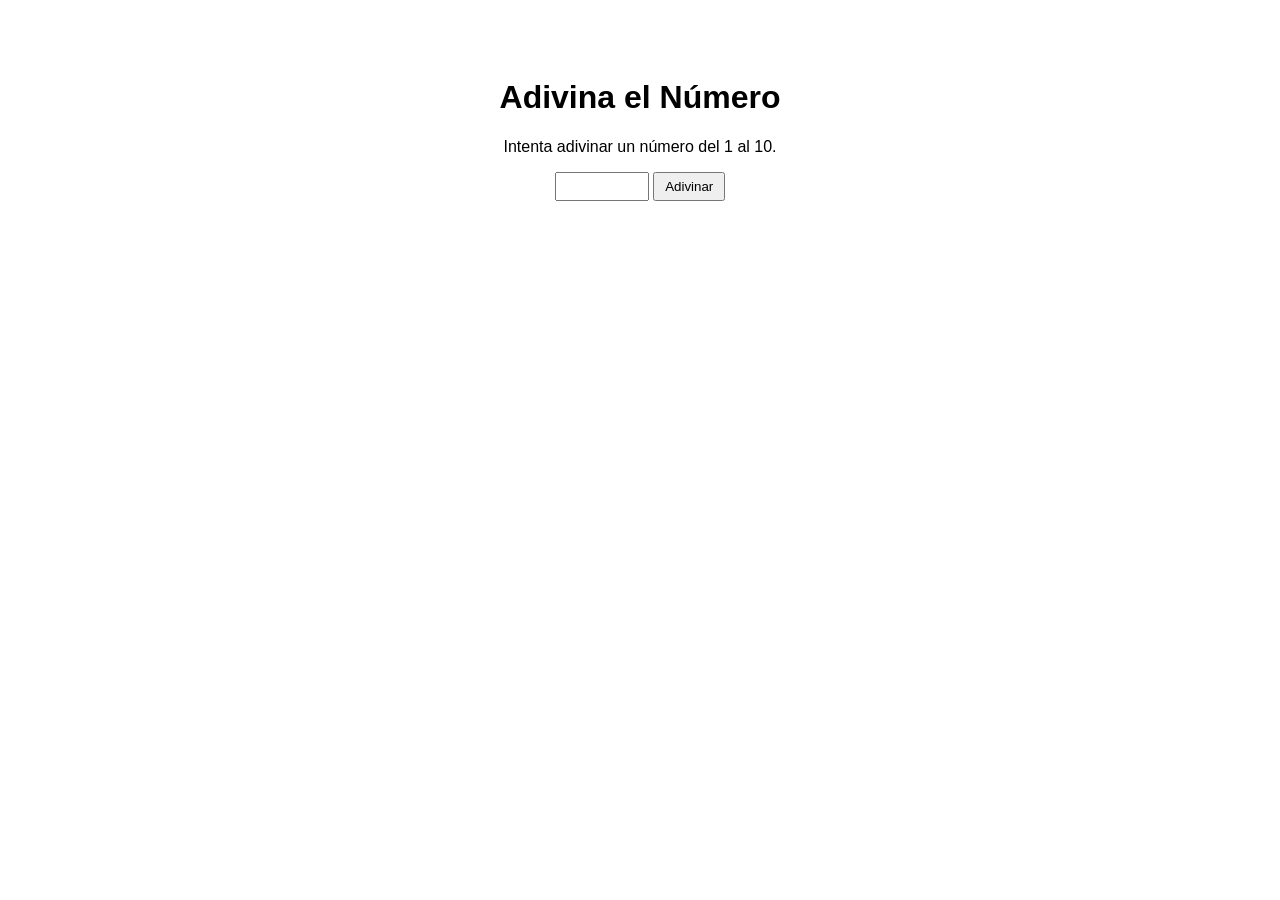
<file: games/adivina-numero/index.html>
<!DOCTYPE html>
<html lang="es">
<head>
    <meta charset="UTF-8">
    <meta name="viewport" content="width=device-width, initial-scale=1.0">
    <title>Adivina el Número</title>
    <style>
        body { font-family: Arial, sans-serif; text-align: center; padding-top: 50px; }
        input[type=number] { padding: 5px; width: 80px; }
        button { padding: 5px 10px; }
        #resultado { margin-top: 20px; font-weight: bold; }
    </style>
</head>
<body>
    <h1>Adivina el Número</h1>
    <p>Intenta adivinar un número del 1 al 10.</p>
    <input type="number" id="guess" min="1" max="10">
    <button onclick="adivinar()">Adivinar</button>
    <p id="resultado"></p>

<script>
const numeroSecreto = Math.floor(Math.random() * 10) + 1;
function adivinar() {
    const intento = parseInt(document.getElementById('guess').value);
    const resultado = document.getElementById('resultado');
    if (intento === numeroSecreto) {
        resultado.textContent = '¡Correcto!';
    } else if (intento > numeroSecreto) {
        resultado.textContent = 'Demasiado alto';
    } else {
        resultado.textContent = 'Demasiado bajo';
    }
}
</script>
</body>
</html>
</file>
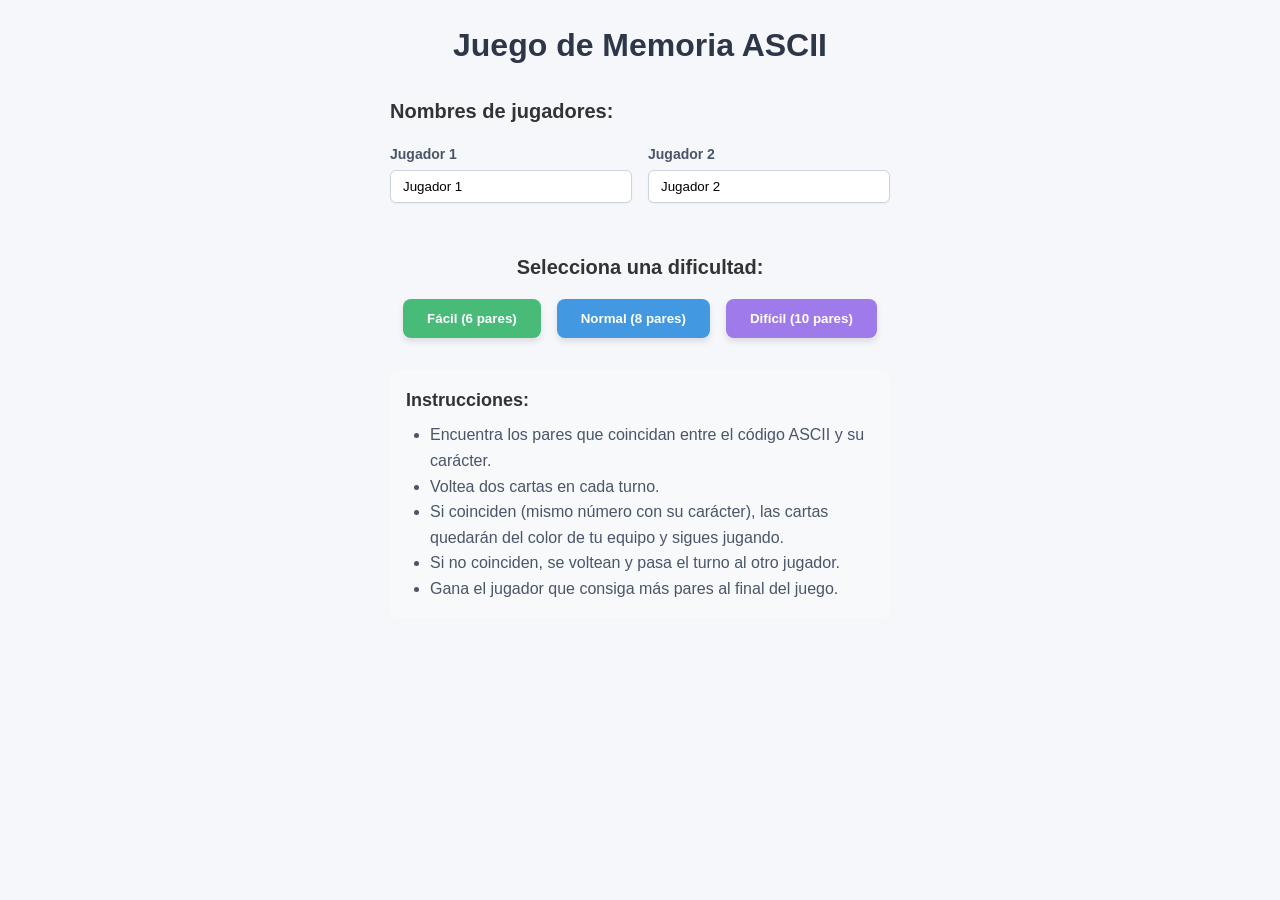
<file: games/ascii-memory/index.html>
<!DOCTYPE html>
<html lang="es">
<head>
    <meta charset="UTF-8">
    <meta name="viewport" content="width=device-width, initial-scale=1.0">
    <title>Juego de Memoria ASCII</title>
    <link rel="stylesheet" href="ascii-memory.css">
</head>
<body>
    <div class="container">
        <h1>Juego de Memoria ASCII</h1>
        
        <!-- Pantalla de inicio -->
        <div class="start-screen" id="startScreen">
            <div class="player-inputs">
                <h2>Nombres de jugadores:</h2>
                <div class="player-grid">
                    <div class="input-group">
                        <label for="player1Name">Jugador 1</label>
                        <input type="text" id="player1Name" placeholder="Jugador 1" value="Jugador 1">
                    </div>
                    <div class="input-group">
                        <label for="player2Name">Jugador 2</label>
                        <input type="text" id="player2Name" placeholder="Jugador 2" value="Jugador 2">
                    </div>
                </div>
            </div>
            
            <div class="difficulty-selection">
                <h2>Selecciona una dificultad:</h2>
                <div class="button-group">
                    <button class="btn btn-easy" data-difficulty="easy">Fácil (6 pares)</button>
                    <button class="btn btn-normal" data-difficulty="normal">Normal (8 pares)</button>
                    <button class="btn btn-hard" data-difficulty="hard">Difícil (10 pares)</button>
                </div>
            </div>
            
            <div class="instructions">
                <h3>Instrucciones:</h3>
                <ul>
                    <li>Encuentra los pares que coincidan entre el código ASCII y su carácter.</li>
                    <li>Voltea dos cartas en cada turno.</li>
                    <li>Si coinciden (mismo número con su carácter), las cartas quedarán del color de tu equipo y sigues jugando.</li>
                    <li>Si no coinciden, se voltean y pasa el turno al otro jugador.</li>
                    <li>Gana el jugador que consiga más pares al final del juego.</li>
                </ul>
            </div>
        </div>
        
        <!-- Pantalla de juego -->
        <div class="game-screen" id="gameScreen">
            <div class="scoreboard">
                <div class="player-score player1" id="player1Score">
                    <div class="player-name" id="player1NameDisplay">Jugador 1</div>
                    <div>Pares: <span class="score-value" id="player1ScoreValue">0</span></div>
                </div>
                
                <div class="turn-indicator">
                    <div class="turn-label">Turno</div>
                    <div class="current-player player1-turn" id="currentPlayerDisplay">Jugador 1</div>
                </div>
                
                <div class="player-score player2" id="player2Score">
                    <div class="player-name" id="player2NameDisplay">Jugador 2</div>
                    <div>Pares: <span class="score-value" id="player2ScoreValue">0</span></div>
                </div>
            </div>
            
            <div class="game-board" id="gameBoard">
                <!-- Las cartas se generarán dinámicamente con JavaScript -->
            </div>
            
            <div class="button-group">
                <button class="btn btn-gray" id="backToMenuBtn">Volver al menú</button>
            </div>
            
            <!-- Pantalla de fin de juego -->
            <div class="game-complete" id="gameComplete">
                <h2>¡Juego Terminado!</h2>
                
                <div class="final-scores">
                    <div class="final-score final-score-player1">
                        <div class="final-score-name" id="finalPlayer1Name">Jugador 1</div>
                        <div class="final-score-value" id="finalPlayer1Score">0</div>
                        <div class="final-score-label">pares</div>
                    </div>
                    
                    <div class="final-score final-score-player2">
                        <div class="final-score-name" id="finalPlayer2Name">Jugador 2</div>
                        <div class="final-score-value" id="finalPlayer2Score">0</div>
                        <div class="final-score-label">pares</div>
                    </div>
                </div>
                
                <div class="winner-text" id="winnerText"></div>
                <div class="moves-text" id="movesText">Total de movimientos: 0</div>
                <button class="btn btn-normal" id="playAgainBtn">Jugar de nuevo</button>
            </div>
        </div>
    </div>

    <script src="ascii-memory.js"></script>
</body>
</html>
</file>
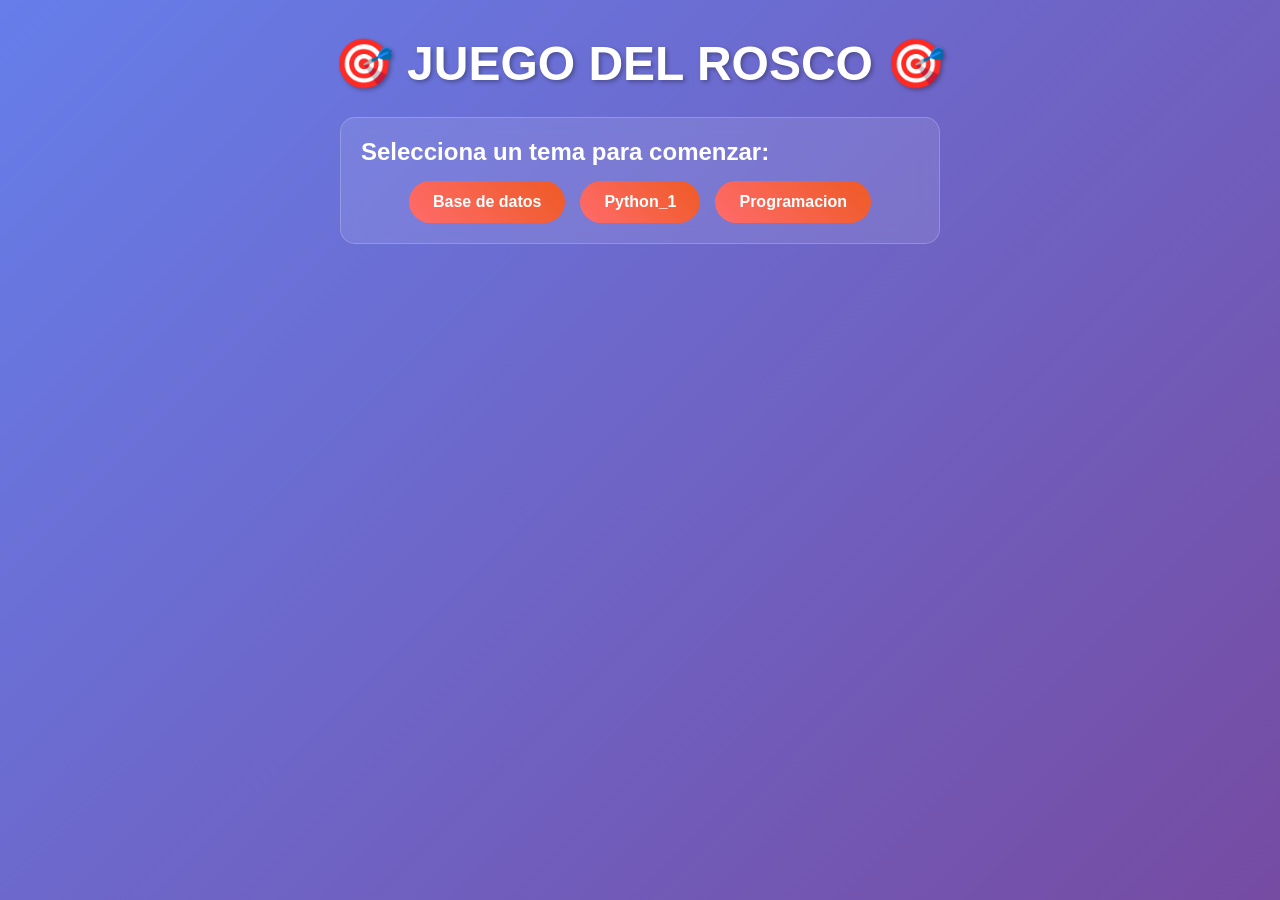
<file: games/rosco/index.html>
<!DOCTYPE html>
<html lang="es">
<head>
    <meta charset="UTF-8">
    <meta name="viewport" content="width=device-width, initial-scale=1.0">
    <title>Juego del Rosco</title>
    <link rel="stylesheet" href="style.css">
</head>
<body>
    <div class="main-layout">
        <!-- Header arriba -->
        <div class="header">
            <h1>🎯 JUEGO DEL ROSCO 🎯</h1>
        </div>

        <!-- Selector de tema: aparece solo al inicio -->
        <div class="theme-selector" id="themeSelector">
            <h2>Selecciona un tema para comenzar:</h2>
            <div class="theme-buttons" id="themeButtons"></div>
        </div>

        <!-- Contenedor principal para stats y área de juego -->
        <div class="juego-area hidden" id="juegoArea">
            <!-- Stats ocupa arriba -->
            <div class="stats hidden" id="gameStats">
                <div class="stat-card">
                    <div class="stat-number" id="correctCount">0</div>
                    <div>Correctas</div>
                </div>
                <div class="stat-card">
                    <div class="stat-number" id="incorrectCount">0</div>
                    <div>Incorrectas</div>
                </div>
                <div class="stat-card">
                    <div class="stat-number" id="remainingCount">27</div>
                    <div>Restantes</div>
                </div>
                <div class="stat-card">
                    <div class="stat-number" id="timeLeft">30</div>
                    <div>Tiempo</div>
                </div>
            </div>

            <!-- Doble columna: rosco izquierda, pregunta derecha -->
            <div class="juego-columns">
                <!-- Rosco -->
                <div class="rosco-container" id="roscoContainer">
                    <div class="rosco-circle" id="roscoCircle"></div>
                </div>
                <!-- Pregunta -->
                <div class="question-panel" id="questionPanel">
                    <h3 id="currentLetter"></h3>
                    <div class="question-text" id="questionText"></div>
                    <div class="input-container">
                        <input type="text" class="answer-input" id="answerInput" placeholder="Escribe tu respuesta...">
                        <button class="game-btn submit-btn" id="submitBtn">Responder</button>
                        <button class="game-btn pass-btn" id="passBtn">Pasar</button>
                    </div>
                </div>
            </div>
        </div>
        
        <!-- Estadísticas finales -->
        <div class="final-stats" id="finalStats">
            <h2>🎉 ¡Juego Completado! 🎉</h2>
            <div id="finalStatsContent"></div>
            <button class="game-btn restart-btn" id="restartBtn">Jugar de Nuevo</button>
        </div>
    </div>
    <script src="rosco.js"></script>
</body>
</html>
</file>
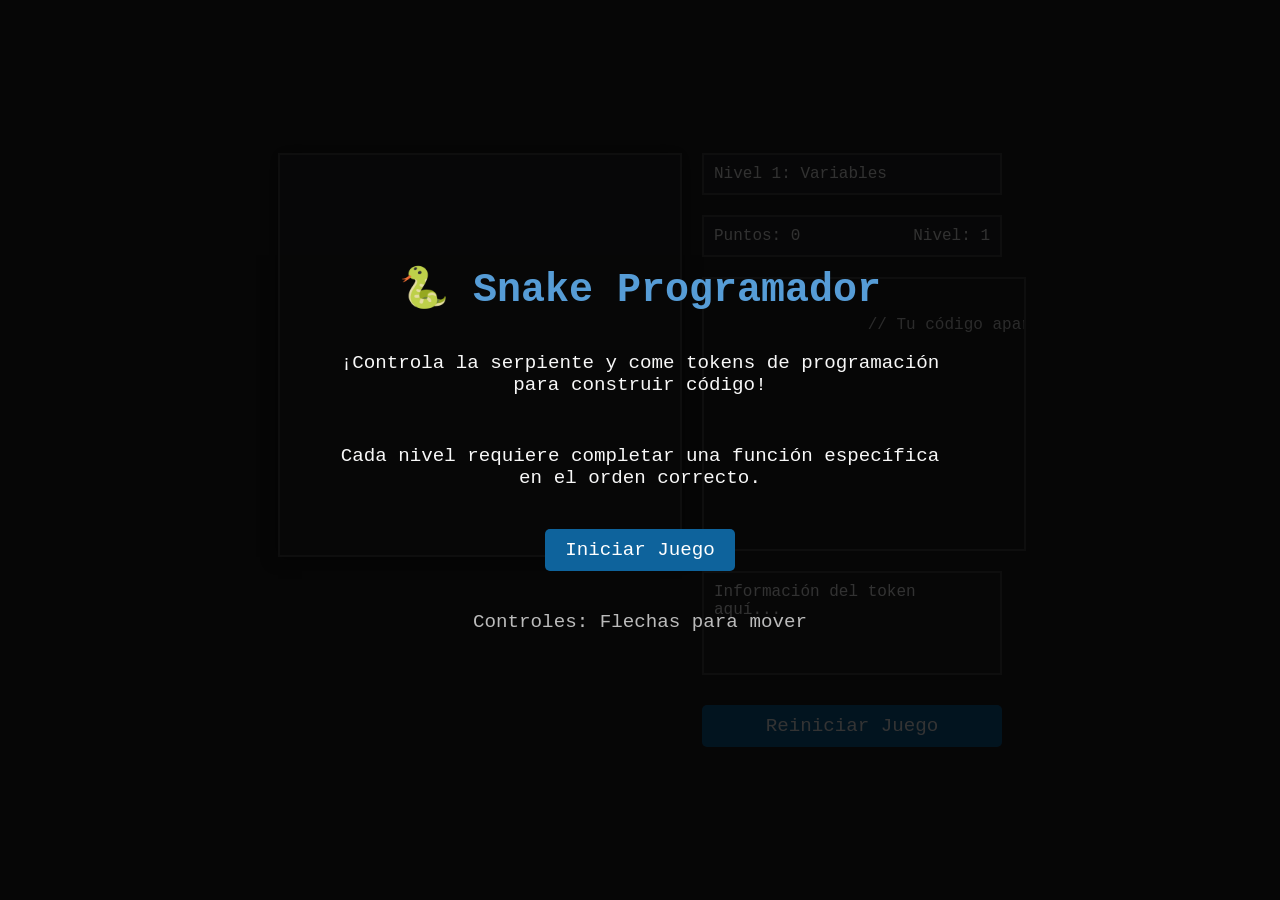
<file: games/snake/index.html>
<!DOCTYPE html>
<html lang="es">
<head>
    <meta charset="UTF-8">
    <meta name="viewport" content="width=device-width, initial-scale=1.0">
    <title>🐍 Snake Programador</title>
    <link rel="stylesheet" href="snake.css">
</head>
<body>
    <div class="start-screen" id="startScreen">
        <h1>🐍 Snake Programador</h1>
        <p>¡Controla la serpiente y come tokens de programación para construir código!</p>
        <p>Cada nivel requiere completar una función específica en el orden correcto.</p>
        <button id="startButton">Iniciar Juego</button>
        <div class="controls-info">
            <p>Controles: Flechas para mover</p>
        </div>
    </div>

    <div class="game-container">
        <canvas id="gameBoard" class="game-board" width="400" height="400"></canvas>
        
        <div class="side-panel">
            <div class="level-info" id="levelInfo">
                Nivel 1: Variables
            </div>
            
            <div class="score-container">
                <div>Puntos: <span id="score">0</span></div>
                <div>Nivel: <span id="level">1</span></div>
            </div>
            
            <div class="code-editor" id="codeEditor">
                // Tu código aparecerá aquí
            </div>
            
            <div class="token-info" id="tokenInfo">
                Información del token aquí...
            </div>
            
            <button id="resetButton">Reiniciar Juego</button>
        </div>
    </div>

    <div class="game-over" id="gameOver">
        <h2>Game Over</h2>
        <div class="error-message" id="errorMessage">¡Error de Compilación!</div>
        <div id="finalScore">Puntuación final: 0</div>
        <button id="restartButton">Reintentar</button>
    </div>

    <script src="snake.js"></script>
</body>
</html>
</file>
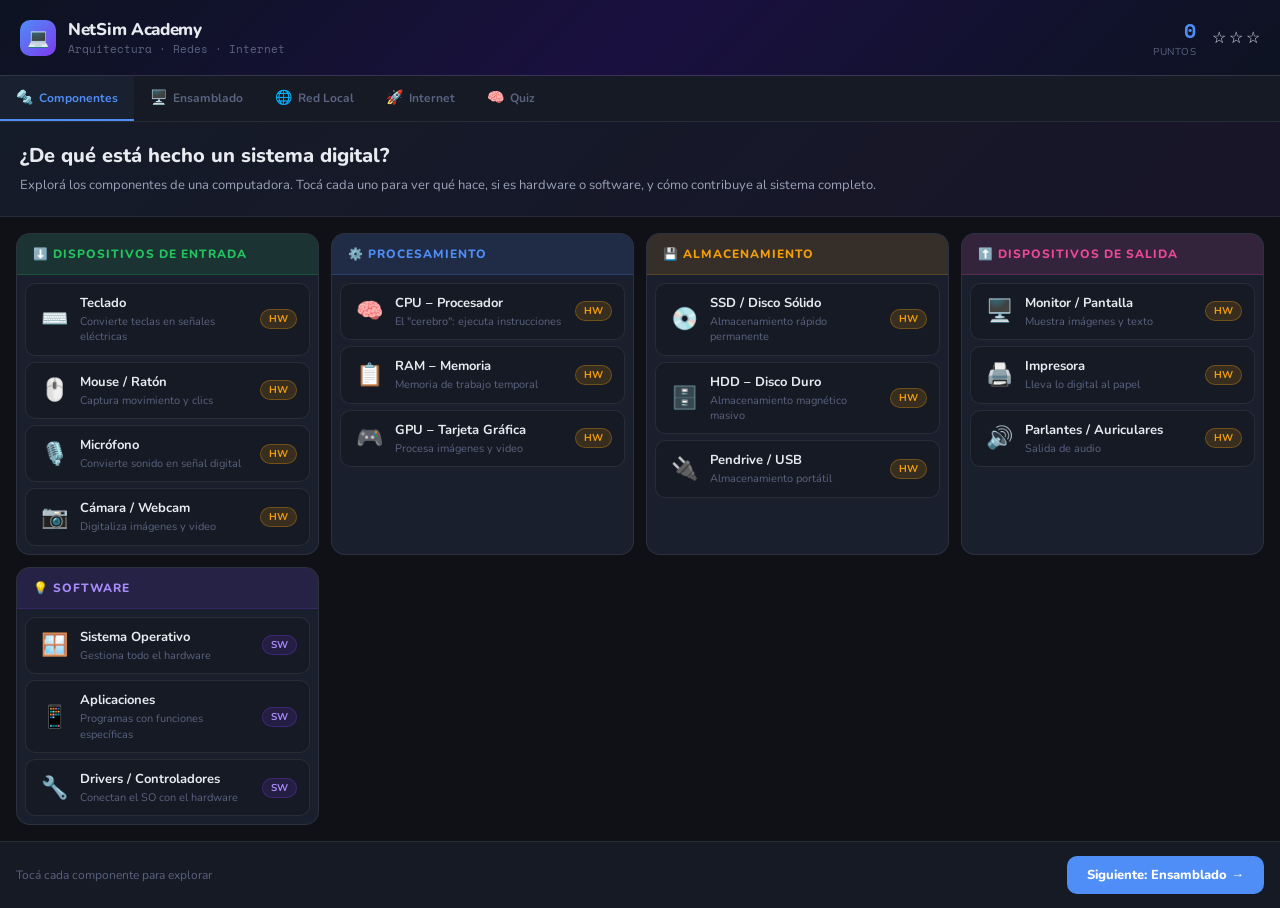
<file: games/simulador-redes/simulador_redes_computadoras.html>
<!DOCTYPE html>
<html>
<head>
<meta charset="UTF-8">
<style>
  @import url('https://fonts.googleapis.com/css2?family=Space+Mono:wght@400;700&family=Nunito:wght@400;600;700;800&display=swap');

  * { box-sizing: border-box; margin: 0; padding: 0; }
  
  :root {
    --bg: #0f1117;
    --bg2: #161a24;
    --bg3: #1e2436;
    --card: #1a1f2e;
    --border: rgba(255,255,255,0.08);
    --border2: rgba(255,255,255,0.15);
    --text: #e8eaf0;
    --text2: #9aa3b8;
    --text3: #5a6380;
    --accent: #4f8ef7;
    --accent2: #7c3aed;
    --green: #22c55e;
    --amber: #f59e0b;
    --red: #ef4444;
    --teal: #14b8a6;
    --pink: #ec4899;
    --font: 'Nunito', sans-serif;
    --mono: 'Space Mono', monospace;
  }

  body { font-family: var(--font); background: var(--bg); color: var(--text); min-height: 100vh; overflow-x: hidden; }

  /* HEADER */
  .header { background: linear-gradient(135deg, #0d1321 0%, #1a1040 50%, #0d1321 100%); padding: 16px 20px; border-bottom: 1px solid var(--border2); display: flex; align-items: center; gap: 12px; position: sticky; top: 0; z-index: 100; }
  .header-logo { width: 36px; height: 36px; background: linear-gradient(135deg, var(--accent), var(--accent2)); border-radius: 10px; display: flex; align-items: center; justify-content: center; font-size: 18px; }
  .header-title { font-size: 17px; font-weight: 800; letter-spacing: -0.3px; }
  .header-sub { font-size: 11px; color: var(--text3); font-family: var(--mono); }
  .header-score { margin-left: auto; display: flex; align-items: center; gap: 16px; }
  .score-item { text-align: right; }
  .score-num { font-size: 20px; font-weight: 800; color: var(--accent); font-family: var(--mono); }
  .score-lbl { font-size: 10px; color: var(--text3); text-transform: uppercase; letter-spacing: 0.5px; }
  .stars { display: flex; gap: 3px; }
  .star { font-size: 16px; }

  /* TABS */
  .tabs { display: flex; gap: 0; background: var(--bg2); border-bottom: 1px solid var(--border); overflow-x: auto; }
  .tab { padding: 12px 16px; font-size: 12px; font-weight: 700; cursor: pointer; white-space: nowrap; border-bottom: 2px solid transparent; color: var(--text3); transition: all 0.2s; display: flex; align-items: center; gap: 6px; }
  .tab:hover { color: var(--text); background: rgba(255,255,255,0.03); }
  .tab.active { color: var(--accent); border-bottom-color: var(--accent); background: rgba(79,142,247,0.05); }
  .tab-icon { font-size: 14px; }
  .tab-badge { background: var(--green); color: #000; font-size: 9px; padding: 1px 5px; border-radius: 99px; font-weight: 800; }
  .tab-lock { font-size: 11px; }

  /* SECTIONS */
  .section { display: none; animation: fadeIn 0.3s ease; }
  .section.active { display: block; }
  @keyframes fadeIn { from { opacity: 0; transform: translateY(4px); } to { opacity: 1; transform: translateY(0); } }

  /* ---- SECTION 1: COMPONENTES ---- */
  .s1-intro { padding: 20px; background: linear-gradient(135deg, rgba(79,142,247,0.08), rgba(124,58,237,0.08)); border-bottom: 1px solid var(--border); }
  .s1-intro h2 { font-size: 20px; font-weight: 800; margin-bottom: 6px; }
  .s1-intro p { font-size: 13px; color: var(--text2); line-height: 1.6; }
  
  .components-grid { display: grid; grid-template-columns: repeat(auto-fit, minmax(280px, 1fr)); gap: 12px; padding: 16px; }
  
  .comp-category { background: var(--card); border: 1px solid var(--border); border-radius: 14px; overflow: hidden; }
  .comp-cat-header { padding: 12px 16px; font-size: 12px; font-weight: 800; text-transform: uppercase; letter-spacing: 1px; display: flex; align-items: center; gap: 8px; }
  .comp-cat-header.entrada { background: rgba(34,197,94,0.12); color: var(--green); border-bottom: 1px solid rgba(34,197,94,0.2); }
  .comp-cat-header.procesamiento { background: rgba(79,142,247,0.12); color: var(--accent); border-bottom: 1px solid rgba(79,142,247,0.2); }
  .comp-cat-header.almacenamiento { background: rgba(245,158,11,0.12); color: var(--amber); border-bottom: 1px solid rgba(245,158,11,0.2); }
  .comp-cat-header.salida { background: rgba(236,72,153,0.12); color: var(--pink); border-bottom: 1px solid rgba(236,72,153,0.2); }
  .comp-cat-header.software { background: rgba(124,58,237,0.12); color: #a78bfa; border-bottom: 1px solid rgba(124,58,237,0.2); }

  .comp-items { padding: 8px; display: flex; flex-direction: column; gap: 6px; }
  .comp-item { background: var(--bg2); border: 1px solid var(--border); border-radius: 10px; padding: 10px 12px; cursor: pointer; transition: all 0.2s; display: flex; align-items: center; gap: 10px; }
  .comp-item:hover { border-color: var(--border2); transform: translateX(2px); }
  .comp-item.selected { border-color: var(--accent); background: rgba(79,142,247,0.08); }
  .comp-emoji { font-size: 22px; width: 32px; text-align: center; }
  .comp-info { flex: 1; }
  .comp-name { font-size: 13px; font-weight: 700; }
  .comp-desc { font-size: 11px; color: var(--text3); margin-top: 2px; line-height: 1.4; }
  .comp-badge { font-size: 10px; padding: 2px 8px; border-radius: 99px; font-weight: 700; margin-left: auto; }
  .badge-hw { background: rgba(245,158,11,0.15); color: var(--amber); border: 1px solid rgba(245,158,11,0.3); }
  .badge-sw { background: rgba(124,58,237,0.15); color: #a78bfa; border: 1px solid rgba(124,58,237,0.3); }

  .detail-panel { margin: 0 16px 16px; background: rgba(79,142,247,0.06); border: 1px solid rgba(79,142,247,0.2); border-radius: 12px; padding: 16px; display: none; }
  .detail-panel.show { display: block; animation: fadeIn 0.2s ease; }
  .detail-panel h3 { font-size: 15px; font-weight: 800; margin-bottom: 8px; color: var(--accent); }
  .detail-panel p { font-size: 13px; color: var(--text2); line-height: 1.6; }
  .detail-fun-fact { margin-top: 10px; padding: 10px; background: rgba(245,158,11,0.08); border-left: 3px solid var(--amber); border-radius: 4px; font-size: 12px; color: var(--text2); }
  .detail-fun-fact strong { color: var(--amber); }

  /* ---- SECTION 2: ENSAMBLADO ---- */
  .build-area { padding: 16px; }
  .build-title { font-size: 16px; font-weight: 800; margin-bottom: 4px; }
  .build-sub { font-size: 12px; color: var(--text3); margin-bottom: 16px; }

  .build-game { display: grid; grid-template-columns: 1fr 1fr; gap: 16px; }
  .pieces-pool { background: var(--card); border: 1px solid var(--border); border-radius: 14px; padding: 12px; }
  .pieces-pool h3 { font-size: 12px; font-weight: 800; color: var(--text3); text-transform: uppercase; letter-spacing: 1px; margin-bottom: 10px; }
  .pieces-list { display: flex; flex-direction: column; gap: 6px; }
  .piece { background: var(--bg2); border: 1px solid var(--border); border-radius: 10px; padding: 10px 12px; cursor: pointer; transition: all 0.2s; display: flex; align-items: center; gap: 10px; font-size: 13px; font-weight: 600; }
  .piece:hover { border-color: var(--border2); background: var(--bg3); }
  .piece.used { opacity: 0.3; cursor: not-allowed; pointer-events: none; }
  .piece-emoji { font-size: 20px; }

  .computer-slots { background: var(--card); border: 1px solid var(--border); border-radius: 14px; overflow: hidden; }
  .computer-header { padding: 12px 16px; background: linear-gradient(135deg, rgba(79,142,247,0.15), rgba(124,58,237,0.15)); border-bottom: 1px solid var(--border); font-size: 14px; font-weight: 800; display: flex; align-items: center; gap: 8px; }
  .slots-grid { padding: 12px; display: flex; flex-direction: column; gap: 8px; }
  .slot-row { display: flex; align-items: center; gap: 8px; }
  .slot-label { font-size: 11px; font-weight: 700; color: var(--text3); width: 110px; text-align: right; text-transform: uppercase; letter-spacing: 0.5px; }
  .slot { flex: 1; min-height: 44px; background: var(--bg2); border: 1.5px dashed var(--border2); border-radius: 10px; display: flex; align-items: center; padding: 0 12px; gap: 8px; cursor: pointer; transition: all 0.2s; font-size: 13px; color: var(--text3); }
  .slot:hover:not(.filled) { border-color: var(--accent); background: rgba(79,142,247,0.05); }
  .slot.filled { border-style: solid; border-color: var(--green); background: rgba(34,197,94,0.06); color: var(--text); font-weight: 600; }
  .slot.wrong { border-color: var(--red); background: rgba(239,68,68,0.06); animation: shake 0.3s ease; }
  @keyframes shake { 0%,100%{transform:translateX(0)} 25%{transform:translateX(-4px)} 75%{transform:translateX(4px)} }
  .slot-emoji { font-size: 18px; }

  .build-feedback { margin-top: 12px; padding: 12px 16px; border-radius: 12px; font-size: 13px; font-weight: 600; display: none; }
  .build-feedback.show { display: block; }
  .build-feedback.success { background: rgba(34,197,94,0.12); border: 1px solid rgba(34,197,94,0.3); color: var(--green); }
  .build-feedback.error { background: rgba(239,68,68,0.12); border: 1px solid rgba(239,68,68,0.3); color: var(--red); }

  .build-progress { padding: 12px 16px; display: flex; align-items: center; gap: 12px; border-top: 1px solid var(--border); background: var(--bg2); }
  .progress-bar { flex: 1; height: 6px; background: var(--border); border-radius: 99px; overflow: hidden; }
  .progress-fill { height: 100%; background: linear-gradient(90deg, var(--accent), var(--teal)); border-radius: 99px; transition: width 0.4s ease; }
  .progress-text { font-size: 12px; font-weight: 700; color: var(--text2); }

  /* ---- SECTION 3: RED ---- */
  .network-area { padding: 16px; }
  .network-canvas-wrap { background: var(--card); border: 1px solid var(--border); border-radius: 16px; overflow: hidden; }
  .network-toolbar { padding: 10px 14px; border-bottom: 1px solid var(--border); display: flex; align-items: center; gap: 8px; flex-wrap: wrap; }
  .tool-btn { padding: 6px 12px; border-radius: 8px; border: 1px solid var(--border2); background: var(--bg2); color: var(--text2); font-size: 12px; font-weight: 700; cursor: pointer; transition: all 0.2s; display: flex; align-items: center; gap: 6px; font-family: var(--font); }
  .tool-btn:hover { border-color: var(--accent); color: var(--accent); }
  .tool-btn.active { background: rgba(79,142,247,0.15); border-color: var(--accent); color: var(--accent); }
  .tool-sep { width: 1px; height: 20px; background: var(--border); }

  .net-canvas { width: 100%; height: 360px; position: relative; background: radial-gradient(circle at 50% 50%, rgba(79,142,247,0.04) 0%, transparent 70%), var(--bg); overflow: hidden; cursor: crosshair; }
  .net-node { position: absolute; width: 64px; height: 64px; border-radius: 16px; display: flex; flex-direction: column; align-items: center; justify-content: center; cursor: pointer; transition: all 0.2s; border: 2px solid transparent; user-select: none; }
  .net-node:hover { transform: scale(1.08); }
  .net-node.selected { box-shadow: 0 0 0 3px var(--accent); }
  .net-node-icon { font-size: 26px; }
  .net-node-label { font-size: 9px; font-weight: 700; margin-top: 2px; text-align: center; line-height: 1.2; }
  .net-node.pc { background: rgba(79,142,247,0.15); border-color: rgba(79,142,247,0.3); }
  .net-node.router { background: rgba(124,58,237,0.15); border-color: rgba(124,58,237,0.3); }
  .net-node.switch { background: rgba(20,184,166,0.15); border-color: rgba(20,184,166,0.3); }
  .net-node.server { background: rgba(245,158,11,0.15); border-color: rgba(245,158,11,0.3); }
  .net-node.internet { background: rgba(236,72,153,0.15); border-color: rgba(236,72,153,0.3); }

  svg.net-lines { position: absolute; top: 0; left: 0; width: 100%; height: 100%; pointer-events: none; }
  .net-line { stroke: rgba(79,142,247,0.35); stroke-width: 2; stroke-dasharray: none; }
  .net-line.data-flow { stroke: var(--green); stroke-width: 2.5; stroke-dasharray: 6 4; animation: dashFlow 0.8s linear infinite; }
  @keyframes dashFlow { to { stroke-dashoffset: -20; } }

  .data-packet { position: absolute; width: 12px; height: 12px; border-radius: 50%; background: var(--green); box-shadow: 0 0 8px var(--green); pointer-events: none; transition: none; display: none; }

  .net-info { padding: 12px 16px; border-top: 1px solid var(--border); display: flex; gap: 16px; flex-wrap: wrap; }
  .net-stat { font-size: 12px; }
  .net-stat strong { color: var(--accent); }
  .net-legend { display: flex; gap: 12px; margin-left: auto; flex-wrap: wrap; }
  .legend-item { display: flex; align-items: center; gap: 5px; font-size: 11px; color: var(--text3); }
  .legend-dot { width: 10px; height: 10px; border-radius: 50%; }

  .net-mission { margin-top: 12px; background: var(--card); border: 1px solid var(--border); border-radius: 14px; padding: 14px; }
  .mission-title { font-size: 12px; font-weight: 800; color: var(--text3); text-transform: uppercase; letter-spacing: 1px; margin-bottom: 8px; display: flex; align-items: center; gap: 6px; }
  .mission-list { display: flex; flex-direction: column; gap: 6px; }
  .mission-item { display: flex; align-items: center; gap: 8px; font-size: 13px; padding: 8px 10px; background: var(--bg2); border-radius: 8px; border: 1px solid var(--border); }
  .mission-check { width: 18px; height: 18px; border-radius: 50%; border: 2px solid var(--border2); display: flex; align-items: center; justify-content: center; font-size: 10px; flex-shrink: 0; transition: all 0.3s; }
  .mission-check.done { background: var(--green); border-color: var(--green); color: #000; }
  .mission-text { flex: 1; }
  .mission-pts { font-size: 11px; color: var(--amber); font-weight: 700; }

  /* ---- SECTION 4: INTERNET ---- */
  .internet-area { padding: 16px; }
  .journey-wrap { background: var(--card); border: 1px solid var(--border); border-radius: 16px; overflow: hidden; }
  .journey-header { padding: 14px 18px; border-bottom: 1px solid var(--border); display: flex; align-items: center; gap: 10px; }
  .journey-header h3 { font-size: 14px; font-weight: 800; }
  .journey-header p { font-size: 12px; color: var(--text3); }

  .journey-steps { padding: 16px; display: flex; flex-direction: column; gap: 0; }
  .j-step { display: flex; gap: 12px; position: relative; }
  .j-step:not(:last-child)::before { content: ''; position: absolute; left: 19px; top: 42px; width: 2px; height: calc(100% - 2px); background: linear-gradient(180deg, var(--accent), transparent); }
  .j-icon { width: 40px; height: 40px; border-radius: 50%; display: flex; align-items: center; justify-content: center; font-size: 18px; flex-shrink: 0; border: 2px solid var(--border2); background: var(--bg2); z-index: 1; transition: all 0.5s; }
  .j-icon.active { background: var(--accent); border-color: var(--accent); box-shadow: 0 0 16px rgba(79,142,247,0.5); }
  .j-icon.done { background: var(--green); border-color: var(--green); }
  .j-content { flex: 1; padding-bottom: 20px; }
  .j-title { font-size: 14px; font-weight: 800; margin-bottom: 3px; }
  .j-desc { font-size: 12px; color: var(--text3); line-height: 1.5; }
  .j-packet { display: inline-flex; align-items: center; gap: 4px; margin-top: 6px; padding: 4px 10px; background: var(--bg2); border: 1px solid var(--border); border-radius: 99px; font-family: var(--mono); font-size: 10px; color: var(--text2); }

  .journey-controls { padding: 14px 18px; border-top: 1px solid var(--border); display: flex; align-items: center; gap: 12px; background: var(--bg2); }
  .j-url-input { flex: 1; background: var(--bg3); border: 1px solid var(--border2); border-radius: 10px; padding: 9px 14px; font-size: 13px; color: var(--text); font-family: var(--mono); outline: none; transition: border-color 0.2s; }
  .j-url-input:focus { border-color: var(--accent); }
  .j-btn { padding: 9px 18px; background: var(--accent); color: #fff; border: none; border-radius: 10px; font-size: 13px; font-weight: 800; cursor: pointer; transition: all 0.2s; font-family: var(--font); }
  .j-btn:hover { background: #3a7ef6; transform: translateY(-1px); }
  .j-btn:active { transform: translateY(0); }

  .protocol-cards { display: grid; grid-template-columns: repeat(auto-fit, minmax(200px, 1fr)); gap: 10px; margin-top: 12px; }
  .proto-card { background: var(--card); border: 1px solid var(--border); border-radius: 12px; padding: 12px; transition: all 0.3s; }
  .proto-card.highlight { border-color: var(--accent); background: rgba(79,142,247,0.08); }
  .proto-name { font-family: var(--mono); font-size: 16px; font-weight: 700; color: var(--accent); }
  .proto-full { font-size: 11px; color: var(--text3); margin-bottom: 6px; }
  .proto-desc { font-size: 12px; color: var(--text2); line-height: 1.5; }

  /* ---- SECTION 5: QUIZ ---- */
  .quiz-area { padding: 16px; }
  .quiz-card { background: var(--card); border: 1px solid var(--border); border-radius: 16px; overflow: hidden; max-width: 700px; margin: 0 auto; }
  .quiz-top { padding: 14px 18px; border-bottom: 1px solid var(--border); display: flex; align-items: center; gap: 10px; }
  .q-counter { font-size: 11px; color: var(--text3); font-family: var(--mono); }
  .q-progress { flex: 1; height: 4px; background: var(--border); border-radius: 99px; overflow: hidden; }
  .q-prog-fill { height: 100%; background: var(--accent); border-radius: 99px; transition: width 0.5s ease; }
  .q-score { font-size: 13px; font-weight: 800; color: var(--amber); }

  .question-area { padding: 20px 20px 10px; }
  .q-category { font-size: 10px; font-weight: 800; text-transform: uppercase; letter-spacing: 1px; color: var(--teal); margin-bottom: 8px; }
  .q-text { font-size: 16px; font-weight: 700; line-height: 1.5; margin-bottom: 18px; }
  .q-emoji { font-size: 32px; margin-bottom: 10px; display: block; }

  .options-grid { display: flex; flex-direction: column; gap: 8px; padding: 0 20px 20px; }
  .option { padding: 13px 16px; background: var(--bg2); border: 1.5px solid var(--border); border-radius: 12px; cursor: pointer; font-size: 13px; font-weight: 600; transition: all 0.2s; display: flex; align-items: center; gap: 10px; }
  .option:hover:not(.answered) { border-color: var(--accent); background: rgba(79,142,247,0.06); }
  .option.correct { border-color: var(--green); background: rgba(34,197,94,0.1); color: var(--green); }
  .option.wrong { border-color: var(--red); background: rgba(239,68,68,0.1); color: var(--red); }
  .option-letter { width: 26px; height: 26px; border-radius: 8px; background: var(--border); display: flex; align-items: center; justify-content: center; font-size: 12px; font-weight: 800; flex-shrink: 0; font-family: var(--mono); }
  .option.correct .option-letter { background: var(--green); color: #000; }
  .option.wrong .option-letter { background: var(--red); color: #fff; }

  .q-feedback { margin: 0 20px 16px; padding: 12px; border-radius: 10px; font-size: 13px; line-height: 1.5; display: none; }
  .q-feedback.show { display: block; }
  .q-feedback.correct { background: rgba(34,197,94,0.1); border: 1px solid rgba(34,197,94,0.3); color: var(--green); }
  .q-feedback.incorrect { background: rgba(239,68,68,0.1); border: 1px solid rgba(239,68,68,0.3); color: var(--red); }
  .q-feedback strong { display: block; margin-bottom: 4px; }

  .q-next { margin: 0 20px 20px; padding: 12px; background: var(--accent); color: #fff; border: none; border-radius: 12px; font-size: 14px; font-weight: 800; cursor: pointer; width: calc(100% - 0px); display: none; font-family: var(--font); transition: all 0.2s; }
  .q-next.show { display: block; }
  .q-next:hover { background: #3a7ef6; }

  .quiz-result { padding: 40px 20px; text-align: center; display: none; }
  .quiz-result.show { display: block; }
  .result-emoji { font-size: 64px; margin-bottom: 16px; }
  .result-score { font-size: 48px; font-weight: 800; color: var(--accent); font-family: var(--mono); }
  .result-msg { font-size: 16px; color: var(--text2); margin: 8px 0 24px; }
  .result-stars { font-size: 32px; margin-bottom: 20px; }
  .result-btn { padding: 12px 24px; background: var(--accent); color: #fff; border: none; border-radius: 12px; font-size: 14px; font-weight: 800; cursor: pointer; font-family: var(--font); margin: 0 6px; }
  .result-btn.outline { background: transparent; border: 1.5px solid var(--border2); color: var(--text2); }

  /* Buttons */
  .btn-primary { padding: 10px 20px; background: var(--accent); color: #fff; border: none; border-radius: 10px; font-size: 13px; font-weight: 800; cursor: pointer; font-family: var(--font); transition: all 0.2s; }
  .btn-primary:hover { background: #3a7ef6; transform: translateY(-1px); }
  .btn-ghost { padding: 10px 20px; background: transparent; color: var(--text2); border: 1px solid var(--border2); border-radius: 10px; font-size: 13px; font-weight: 700; cursor: pointer; font-family: var(--font); transition: all 0.2s; }
  .btn-ghost:hover { border-color: var(--text2); color: var(--text); }

  /* Toast */
  .toast { position: fixed; bottom: 20px; right: 20px; padding: 12px 18px; border-radius: 12px; font-size: 13px; font-weight: 700; z-index: 1000; transform: translateY(60px); opacity: 0; transition: all 0.3s; max-width: 280px; }
  .toast.show { transform: translateY(0); opacity: 1; }
  .toast.success { background: rgba(34,197,94,0.9); color: #000; }
  .toast.info { background: rgba(79,142,247,0.9); color: #fff; }
  .toast.error { background: rgba(239,68,68,0.9); color: #fff; }

  /* Particle ping */
  @keyframes ping { 0%{transform:scale(1);opacity:1} 100%{transform:scale(3);opacity:0} }
  .ping { position: absolute; border-radius: 50%; animation: ping 1s ease-out forwards; pointer-events: none; }

  .section-actions { padding: 14px 16px; border-top: 1px solid var(--border); display: flex; align-items: center; justify-content: space-between; background: var(--bg2); }

  /* Scrollbar */
  ::-webkit-scrollbar { width: 4px; height: 4px; }
  ::-webkit-scrollbar-track { background: var(--bg); }
  ::-webkit-scrollbar-thumb { background: var(--border2); border-radius: 99px; }
</style>
</head>
<body>

<!-- HEADER -->
<div class="header">
  <div class="header-logo">💻</div>
  <div>
    <div class="header-title">NetSim Academy</div>
    <div class="header-sub">Arquitectura · Redes · Internet</div>
  </div>
  <div class="header-score">
    <div class="score-item">
      <div class="score-num" id="total-score">0</div>
      <div class="score-lbl">Puntos</div>
    </div>
    <div class="stars" id="stars-display">
      <span class="star">☆</span><span class="star">☆</span><span class="star">☆</span>
    </div>
  </div>
</div>

<!-- TABS -->
<div class="tabs">
  <div class="tab active" onclick="showSection(0)" id="tab0"><span class="tab-icon">🔩</span> Componentes</div>
  <div class="tab" onclick="showSection(1)" id="tab1"><span class="tab-icon">🖥️</span> Ensamblado</div>
  <div class="tab" onclick="showSection(2)" id="tab2"><span class="tab-icon">🌐</span> Red Local</div>
  <div class="tab" onclick="showSection(3)" id="tab3"><span class="tab-icon">🚀</span> Internet</div>
  <div class="tab" onclick="showSection(4)" id="tab4"><span class="tab-icon">🧠</span> Quiz <span class="tab-badge" id="quiz-badge" style="display:none">!</span></div>
</div>

<!-- ==================== SECTION 0: COMPONENTES ==================== -->
<div class="section active" id="section0">
  <div class="s1-intro">
    <h2>¿De qué está hecho un sistema digital?</h2>
    <p>Explorá los componentes de una computadora. Tocá cada uno para ver qué hace, si es hardware o software, y cómo contribuye al sistema completo.</p>
  </div>

  <div class="components-grid">
    <!-- Entrada -->
    <div class="comp-category">
      <div class="comp-cat-header entrada">⬇️ Dispositivos de Entrada</div>
      <div class="comp-items">
        <div class="comp-item" onclick="showDetail('teclado')">
          <span class="comp-emoji">⌨️</span>
          <div class="comp-info"><div class="comp-name">Teclado</div><div class="comp-desc">Convierte teclas en señales eléctricas</div></div>
          <span class="comp-badge badge-hw">HW</span>
        </div>
        <div class="comp-item" onclick="showDetail('mouse')">
          <span class="comp-emoji">🖱️</span>
          <div class="comp-info"><div class="comp-name">Mouse / Ratón</div><div class="comp-desc">Captura movimiento y clics</div></div>
          <span class="comp-badge badge-hw">HW</span>
        </div>
        <div class="comp-item" onclick="showDetail('microfono')">
          <span class="comp-emoji">🎙️</span>
          <div class="comp-info"><div class="comp-name">Micrófono</div><div class="comp-desc">Convierte sonido en señal digital</div></div>
          <span class="comp-badge badge-hw">HW</span>
        </div>
        <div class="comp-item" onclick="showDetail('camara')">
          <span class="comp-emoji">📷</span>
          <div class="comp-info"><div class="comp-name">Cámara / Webcam</div><div class="comp-desc">Digitaliza imágenes y video</div></div>
          <span class="comp-badge badge-hw">HW</span>
        </div>
      </div>
    </div>

    <!-- Procesamiento -->
    <div class="comp-category">
      <div class="comp-cat-header procesamiento">⚙️ Procesamiento</div>
      <div class="comp-items">
        <div class="comp-item" onclick="showDetail('cpu')">
          <span class="comp-emoji">🧠</span>
          <div class="comp-info"><div class="comp-name">CPU – Procesador</div><div class="comp-desc">El "cerebro": ejecuta instrucciones</div></div>
          <span class="comp-badge badge-hw">HW</span>
        </div>
        <div class="comp-item" onclick="showDetail('ram')">
          <span class="comp-emoji">📋</span>
          <div class="comp-info"><div class="comp-name">RAM – Memoria</div><div class="comp-desc">Memoria de trabajo temporal</div></div>
          <span class="comp-badge badge-hw">HW</span>
        </div>
        <div class="comp-item" onclick="showDetail('gpu')">
          <span class="comp-emoji">🎮</span>
          <div class="comp-info"><div class="comp-name">GPU – Tarjeta Gráfica</div><div class="comp-desc">Procesa imágenes y video</div></div>
          <span class="comp-badge badge-hw">HW</span>
        </div>
      </div>
    </div>

    <!-- Almacenamiento -->
    <div class="comp-category">
      <div class="comp-cat-header almacenamiento">💾 Almacenamiento</div>
      <div class="comp-items">
        <div class="comp-item" onclick="showDetail('ssd')">
          <span class="comp-emoji">💿</span>
          <div class="comp-info"><div class="comp-name">SSD / Disco Sólido</div><div class="comp-desc">Almacenamiento rápido permanente</div></div>
          <span class="comp-badge badge-hw">HW</span>
        </div>
        <div class="comp-item" onclick="showDetail('hdd')">
          <span class="comp-emoji">🗄️</span>
          <div class="comp-info"><div class="comp-name">HDD – Disco Duro</div><div class="comp-desc">Almacenamiento magnético masivo</div></div>
          <span class="comp-badge badge-hw">HW</span>
        </div>
        <div class="comp-item" onclick="showDetail('pendrive')">
          <span class="comp-emoji">🔌</span>
          <div class="comp-info"><div class="comp-name">Pendrive / USB</div><div class="comp-desc">Almacenamiento portátil</div></div>
          <span class="comp-badge badge-hw">HW</span>
        </div>
      </div>
    </div>

    <!-- Salida -->
    <div class="comp-category">
      <div class="comp-cat-header salida">⬆️ Dispositivos de Salida</div>
      <div class="comp-items">
        <div class="comp-item" onclick="showDetail('monitor')">
          <span class="comp-emoji">🖥️</span>
          <div class="comp-info"><div class="comp-name">Monitor / Pantalla</div><div class="comp-desc">Muestra imágenes y texto</div></div>
          <span class="comp-badge badge-hw">HW</span>
        </div>
        <div class="comp-item" onclick="showDetail('impresora')">
          <span class="comp-emoji">🖨️</span>
          <div class="comp-info"><div class="comp-name">Impresora</div><div class="comp-desc">Lleva lo digital al papel</div></div>
          <span class="comp-badge badge-hw">HW</span>
        </div>
        <div class="comp-item" onclick="showDetail('parlantes')">
          <span class="comp-emoji">🔊</span>
          <div class="comp-info"><div class="comp-name">Parlantes / Auriculares</div><div class="comp-desc">Salida de audio</div></div>
          <span class="comp-badge badge-hw">HW</span>
        </div>
      </div>
    </div>

    <!-- Software -->
    <div class="comp-category">
      <div class="comp-cat-header software">💡 Software</div>
      <div class="comp-items">
        <div class="comp-item" onclick="showDetail('so')">
          <span class="comp-emoji">🪟</span>
          <div class="comp-info"><div class="comp-name">Sistema Operativo</div><div class="comp-desc">Gestiona todo el hardware</div></div>
          <span class="comp-badge badge-sw">SW</span>
        </div>
        <div class="comp-item" onclick="showDetail('apps')">
          <span class="comp-emoji">📱</span>
          <div class="comp-info"><div class="comp-name">Aplicaciones</div><div class="comp-desc">Programas con funciones específicas</div></div>
          <span class="comp-badge badge-sw">SW</span>
        </div>
        <div class="comp-item" onclick="showDetail('drivers')">
          <span class="comp-emoji">🔧</span>
          <div class="comp-info"><div class="comp-name">Drivers / Controladores</div><div class="comp-desc">Conectan el SO con el hardware</div></div>
          <span class="comp-badge badge-sw">SW</span>
        </div>
      </div>
    </div>
  </div>

  <div class="detail-panel" id="detail-panel">
    <h3 id="detail-title">-</h3>
    <p id="detail-body">-</p>
    <div class="detail-fun-fact" id="detail-fact">-</div>
  </div>

  <div class="section-actions">
    <span style="font-size:12px;color:var(--text3)">Tocá cada componente para explorar</span>
    <button class="btn-primary" onclick="showSection(1)">Siguiente: Ensamblado →</button>
  </div>
</div>

<!-- ==================== SECTION 1: ENSAMBLADO ==================== -->
<div class="section" id="section1">
  <div class="build-area">
    <div class="build-title">🖥️ Ensambla tu computadora</div>
    <div class="build-sub">Arrastrá (tocá) los componentes a las ranuras correctas para construir un sistema completo</div>

    <div class="build-game">
      <div class="pieces-pool">
        <h3>📦 Componentes disponibles</h3>
        <div class="pieces-list" id="pieces-list">
          <div class="piece" id="piece-cpu" onclick="selectPiece('cpu','CPU','🧠')"><span class="piece-emoji">🧠</span> CPU / Procesador</div>
          <div class="piece" id="piece-ram" onclick="selectPiece('ram','RAM','📋')"><span class="piece-emoji">📋</span> Memoria RAM</div>
          <div class="piece" id="piece-ssd" onclick="selectPiece('ssd','SSD / Disco','💿')"><span class="piece-emoji">💿</span> SSD / Disco</div>
          <div class="piece" id="piece-monitor" onclick="selectPiece('monitor','Monitor','🖥️')"><span class="piece-emoji">🖥️</span> Monitor</div>
          <div class="piece" id="piece-teclado" onclick="selectPiece('teclado','Teclado','⌨️')"><span class="piece-emoji">⌨️</span> Teclado</div>
          <div class="piece" id="piece-so" onclick="selectPiece('so','Sist. Operativo','🪟')"><span class="piece-emoji">🪟</span> Sistema Operativo</div>
          <div class="piece" id="piece-gpu" onclick="selectPiece('gpu','Tarjeta Gráfica','🎮')"><span class="piece-emoji">🎮</span> Tarjeta Gráfica</div>
          <div class="piece" id="piece-impresora" onclick="selectPiece('impresora','Impresora','🖨️')"><span class="piece-emoji">🖨️</span> Impresora</div>
        </div>
      </div>

      <div class="computer-slots">
        <div class="computer-header">🖥️ Sistema en construcción</div>
        <div class="slots-grid">
          <div class="slot-row">
            <div class="slot-label">Procesamiento</div>
            <div class="slot" id="slot-procesamiento" onclick="fillSlot('procesamiento',['cpu','gpu'])">
              <span class="slot-emoji" id="slot-procesamiento-icon">+</span>
              <span id="slot-procesamiento-text" style="font-size:12px">Colocá el "cerebro"</span>
            </div>
          </div>
          <div class="slot-row">
            <div class="slot-label">Memoria RAM</div>
            <div class="slot" id="slot-ram" onclick="fillSlot('ram',['ram'])">
              <span class="slot-emoji" id="slot-ram-icon">+</span>
              <span id="slot-ram-text" style="font-size:12px">Memoria de trabajo</span>
            </div>
          </div>
          <div class="slot-row">
            <div class="slot-label">Almacenamiento</div>
            <div class="slot" id="slot-almacenamiento" onclick="fillSlot('almacenamiento',['ssd'])">
              <span class="slot-emoji" id="slot-almacenamiento-icon">+</span>
              <span id="slot-almacenamiento-text" style="font-size:12px">Disco permanente</span>
            </div>
          </div>
          <div class="slot-row">
            <div class="slot-label">Entrada</div>
            <div class="slot" id="slot-entrada" onclick="fillSlot('entrada',['teclado'])">
              <span class="slot-emoji" id="slot-entrada-icon">+</span>
              <span id="slot-entrada-text" style="font-size:12px">Dispositivo de entrada</span>
            </div>
          </div>
          <div class="slot-row">
            <div class="slot-label">Salida</div>
            <div class="slot" id="slot-salida" onclick="fillSlot('salida',['monitor','impresora'])">
              <span class="slot-emoji" id="slot-salida-icon">+</span>
              <span id="slot-salida-text" style="font-size:12px">Dispositivo de salida</span>
            </div>
          </div>
          <div class="slot-row">
            <div class="slot-label">Software base</div>
            <div class="slot" id="slot-software" onclick="fillSlot('software',['so'])">
              <span class="slot-emoji" id="slot-software-icon">+</span>
              <span id="slot-software-text" style="font-size:12px">Sistema Operativo</span>
            </div>
          </div>
        </div>
        <div class="build-progress">
          <div class="progress-bar"><div class="progress-fill" id="build-progress-fill" style="width:0%"></div></div>
          <div class="progress-text" id="build-progress-text">0/6</div>
        </div>
      </div>
    </div>

    <div class="build-feedback" id="build-feedback"></div>
  </div>
  <div class="section-actions">
    <button class="btn-ghost" onclick="showSection(0)">← Volver</button>
    <button class="btn-primary" onclick="showSection(2)">Siguiente: Red →</button>
  </div>
</div>

<!-- ==================== SECTION 2: RED LOCAL ==================== -->
<div class="section" id="section2">
  <div class="network-area">
    <div class="network-canvas-wrap">
      <div class="network-toolbar">
        <button class="tool-btn active" id="btn-add-pc" onclick="setTool('pc')">💻 PC</button>
        <button class="tool-btn" id="btn-add-router" onclick="setTool('router')">📡 Router</button>
        <button class="tool-btn" id="btn-add-switch" onclick="setTool('switch')">🔀 Switch</button>
        <button class="tool-btn" id="btn-add-server" onclick="setTool('server')">🖥️ Servidor</button>
        <div class="tool-sep"></div>
        <button class="tool-btn" id="btn-connect" onclick="setTool('connect')">🔗 Conectar</button>
        <div class="tool-sep"></div>
        <button class="tool-btn" onclick="sendData()" id="btn-send">📦 Enviar datos</button>
        <button class="tool-btn" onclick="clearNetwork()">🗑️ Limpiar</button>
      </div>

      <div class="net-canvas" id="net-canvas" onclick="canvasClick(event)">
        <svg class="net-lines" id="net-svg"></svg>
        <!-- Nodes injected here -->
      </div>

      <div class="net-info">
        <div class="net-stat">Nodos: <strong id="node-count">0</strong></div>
        <div class="net-stat">Conexiones: <strong id="conn-count">0</strong></div>
        <div class="net-stat" id="net-status-msg" style="color:var(--text3)">Hacé clic en el canvas para agregar dispositivos</div>
        <div class="net-legend">
          <div class="legend-item"><div class="legend-dot" style="background:#4f8ef7"></div>PC</div>
          <div class="legend-item"><div class="legend-dot" style="background:#7c3aed"></div>Router</div>
          <div class="legend-item"><div class="legend-dot" style="background:#14b8a6"></div>Switch</div>
          <div class="legend-item"><div class="legend-dot" style="background:#f59e0b"></div>Servidor</div>
        </div>
      </div>
    </div>

    <div class="net-mission">
      <div class="mission-title">🎯 Misiones de red</div>
      <div class="mission-list">
        <div class="mission-item" id="mission-1">
          <div class="mission-check" id="mcheck-1">✓</div>
          <div class="mission-text">Colocá al menos 2 PCs en la red</div>
          <div class="mission-pts">+20 pts</div>
        </div>
        <div class="mission-item" id="mission-2">
          <div class="mission-check" id="mcheck-2">✓</div>
          <div class="mission-text">Agregá un router o switch</div>
          <div class="mission-pts">+25 pts</div>
        </div>
        <div class="mission-item" id="mission-3">
          <div class="mission-check" id="mcheck-3">✓</div>
          <div class="mission-text">Conectá dispositivos entre sí</div>
          <div class="mission-pts">+20 pts</div>
        </div>
        <div class="mission-item" id="mission-4">
          <div class="mission-check" id="mcheck-4">✓</div>
          <div class="mission-text">Enviá datos entre nodos</div>
          <div class="mission-pts">+35 pts</div>
        </div>
      </div>
    </div>
  </div>
  <div class="section-actions">
    <button class="btn-ghost" onclick="showSection(1)">← Volver</button>
    <button class="btn-primary" onclick="showSection(3)">Siguiente: Internet →</button>
  </div>
</div>

<!-- ==================== SECTION 3: INTERNET ==================== -->
<div class="section" id="section3">
  <div class="internet-area">
    <div class="journey-wrap">
      <div class="journey-header">
        <div>
          <h3>🌐 Viaje de un dato por Internet</h3>
          <p>Simulá cómo viaja una solicitud web desde tu PC hasta el servidor</p>
        </div>
      </div>

      <div class="journey-steps" id="journey-steps">
        <div class="j-step" id="jstep-0">
          <div class="j-icon" id="jicon-0">💻</div>
          <div class="j-content">
            <div class="j-title">1. Tu computadora</div>
            <div class="j-desc">Escribís una URL. El navegador crea un <strong>paquete de datos</strong> con esa solicitud.</div>
            <div class="j-packet">📦 GET /index.html HTTP/1.1</div>
          </div>
        </div>
        <div class="j-step" id="jstep-1">
          <div class="j-icon" id="jicon-1">📡</div>
          <div class="j-content">
            <div class="j-title">2. Router doméstico</div>
            <div class="j-desc">Tu router asigna una <strong>dirección IP</strong> y reenvía el paquete hacia Internet por el proveedor de servicio (ISP).</div>
            <div class="j-packet">🔢 IP: 192.168.1.x → ISP</div>
          </div>
        </div>
        <div class="j-step" id="jstep-2">
          <div class="j-icon" id="jicon-2">🏢</div>
          <div class="j-content">
            <div class="j-title">3. ISP – Proveedor de Internet</div>
            <div class="j-desc">El ISP conecta tu paquete con la red troncal de Internet, la <strong>"columna vertebral"</strong> global.</div>
            <div class="j-packet">🌐 DNS lookup → IP del servidor</div>
          </div>
        </div>
        <div class="j-step" id="jstep-3">
          <div class="j-icon" id="jicon-3">🔀</div>
          <div class="j-content">
            <div class="j-title">4. Routers de Internet</div>
            <div class="j-desc">Múltiples routers deciden el mejor camino. El protocolo <strong>IP</strong> guía cada paquete salto a salto.</div>
            <div class="j-packet">⚡ ~15 hops hasta el destino</div>
          </div>
        </div>
        <div class="j-step" id="jstep-4">
          <div class="j-icon" id="jicon-4">🖥️</div>
          <div class="j-content">
            <div class="j-title">5. Servidor web</div>
            <div class="j-desc">El servidor recibe la solicitud, procesa y envía la respuesta (<strong>HTTP 200 OK</strong>) con el contenido pedido.</div>
            <div class="j-packet">✅ HTTP/1.1 200 OK + HTML</div>
          </div>
        </div>
        <div class="j-step" id="jstep-5">
          <div class="j-icon" id="jicon-5">🖼️</div>
          <div class="j-content">
            <div class="j-title">6. Tu navegador</div>
            <div class="j-desc">El navegador recibe los paquetes, los reensambla y <strong>renderiza la página</strong> que ves en pantalla.</div>
            <div class="j-packet">🎉 ¡Página cargada!</div>
          </div>
        </div>
      </div>

      <div class="journey-controls">
        <input type="text" class="j-url-input" id="j-url" value="www.escuela.edu.ar" placeholder="Escribe una URL...">
        <button class="j-btn" onclick="startJourney()">▶ Simular viaje</button>
      </div>
    </div>

    <div class="protocol-cards" id="proto-cards">
      <div class="proto-card" id="pc-http">
        <div class="proto-name">HTTP/S</div>
        <div class="proto-full">HyperText Transfer Protocol</div>
        <div class="proto-desc">Protocolo para transferir páginas web. La "S" agrega encriptación SSL/TLS.</div>
      </div>
      <div class="proto-card" id="pc-dns">
        <div class="proto-name">DNS</div>
        <div class="proto-full">Domain Name System</div>
        <div class="proto-desc">Traduce nombres como "google.com" en direcciones IP numéricas.</div>
      </div>
      <div class="proto-card" id="pc-ip">
        <div class="proto-name">IP</div>
        <div class="proto-full">Internet Protocol</div>
        <div class="proto-desc">Divide datos en paquetes y los dirige a través de la red usando direcciones únicas.</div>
      </div>
      <div class="proto-card" id="pc-tcp">
        <div class="proto-name">TCP</div>
        <div class="proto-full">Transmission Control Protocol</div>
        <div class="proto-desc">Garantiza que todos los paquetes lleguen completos y en orden.</div>
      </div>
    </div>
  </div>
  <div class="section-actions">
    <button class="btn-ghost" onclick="showSection(2)">← Volver</button>
    <button class="btn-primary" onclick="showSection(4);document.getElementById('quiz-badge').style.display='none'">🧠 ¡Hacer el Quiz! →</button>
  </div>
</div>

<!-- ==================== SECTION 4: QUIZ ==================== -->
<div class="section" id="section4">
  <div class="quiz-area">
    <div class="quiz-card">
      <div class="quiz-top">
        <span class="q-counter" id="q-counter">Pregunta 1/10</span>
        <div class="q-progress"><div class="q-prog-fill" id="q-prog" style="width:10%"></div></div>
        <span class="q-score" id="q-score-display">0 pts</span>
      </div>

      <div id="quiz-body">
        <div class="question-area">
          <div class="q-category" id="q-category">-</div>
          <span class="q-emoji" id="q-emoji">-</span>
          <div class="q-text" id="q-text">-</div>
        </div>
        <div class="options-grid" id="options-grid"></div>
        <div class="q-feedback" id="q-feedback"></div>
        <button class="q-next" id="q-next" onclick="nextQuestion()">Siguiente pregunta →</button>
      </div>

      <div class="quiz-result" id="quiz-result">
        <div class="result-emoji" id="result-emoji">-</div>
        <div class="result-score" id="result-score">-</div>
        <div class="result-stars" id="result-stars">-</div>
        <div class="result-msg" id="result-msg">-</div>
        <div>
          <button class="result-btn" onclick="restartQuiz()">🔄 Jugar de nuevo</button>
          <button class="result-btn outline" onclick="showSection(0)">← Ver contenido</button>
        </div>
      </div>
    </div>
  </div>
</div>

<!-- TOAST -->
<div class="toast" id="toast"></div>

<script>
// ============================================================
// GLOBAL STATE
// ============================================================
let totalScore = 0;
let selectedPiece = null;
let filledSlots = {};
let networkTool = 'pc';
let netNodes = [];
let netConnections = [];
let selectedNode = null;
let missionsDone = { m1: false, m2: false, m3: false, m4: false };

// ============================================================
// HELPERS
// ============================================================
function showToast(msg, type = 'info') {
  const t = document.getElementById('toast');
  t.textContent = msg;
  t.className = 'toast ' + type;
  t.classList.add('show');
  setTimeout(() => t.classList.remove('show'), 2500);
}

function addScore(pts) {
  totalScore += pts;
  document.getElementById('total-score').textContent = totalScore;
  updateStars();
}

function updateStars() {
  const stars = document.getElementById('stars-display');
  const count = totalScore >= 300 ? 3 : totalScore >= 150 ? 2 : totalScore >= 50 ? 1 : 0;
  stars.innerHTML = [1,2,3].map(i => `<span class="star">${i <= count ? '⭐' : '☆'}</span>`).join('');
}

// ============================================================
// NAVIGATION
// ============================================================
function showSection(idx) {
  document.querySelectorAll('.section').forEach((s,i) => {
    s.classList.toggle('active', i === idx);
  });
  document.querySelectorAll('.tab').forEach((t,i) => {
    t.classList.toggle('active', i === idx);
  });
  if (idx === 4) initQuiz();
}

// ============================================================
// SECTION 0: COMPONENTES
// ============================================================
const details = {
  teclado: { title: '⌨️ Teclado', body: 'Dispositivo de entrada que traduce las teclas físicas en códigos digitales. Cada tecla envía un código único (código ASCII o Unicode) que la CPU interpreta.', fact: '💡 Dato curioso: Los teclados QWERTY fueron diseñados en 1874 para las máquinas de escribir. ¡Usamos el mismo diseño más de 150 años después!' },
  mouse: { title: '🖱️ Mouse / Ratón', body: 'Captura el movimiento físico y lo convierte en coordenadas X,Y en la pantalla. Los modernos usan sensores ópticos o láser que detectan el movimiento contra cualquier superficie.', fact: '💡 Un mouse típico puede detectar más de 1000 puntos por pulgada (DPI) de resolución.' },
  microfono: { title: '🎙️ Micrófono', body: 'Convierte ondas de sonido (variaciones de presión del aire) en señales eléctricas analógicas, que luego se digitalizan mediante un conversor analógico-digital (ADC).', fact: '💡 La voz humana tiene frecuencias de 85 Hz a 255 Hz. El micrófono puede capturar hasta 20.000 Hz.' },
  camara: { title: '📷 Cámara / Webcam', body: 'Captura luz a través de un lente y la convierte en señal digital usando un sensor CCD o CMOS. Cada píxel registra la intensidad de luz roja, verde y azul (RGB).', fact: '💡 Una cámara de 12 megapíxeles captura 12 millones de puntos de color por imagen.' },
  cpu: { title: '🧠 CPU – Procesador', body: 'El cerebro del sistema. Ejecuta instrucciones millones de veces por segundo. Tiene núcleos, caché y una velocidad medida en GHz. Realiza operaciones aritmético-lógicas básicas muy rápido.', fact: '💡 Un procesador moderno puede ejecutar más de 3.000 millones de operaciones por segundo (3 GHz).' },
  ram: { title: '📋 RAM – Memoria', body: 'Memoria de trabajo temporal y volátil. Todo lo que la CPU necesita "ahora mismo" se almacena aquí. Es mucho más rápida que el disco, pero se borra al apagar el equipo.', fact: '💡 Una RAM DDR4 puede transferir hasta 32 GB de datos por segundo. ¡Un disco HDD solo transfiere 150 MB/s!' },
  gpu: { title: '🎮 GPU – Tarjeta Gráfica', body: 'Procesa imágenes, videos y cálculos paralelos masivos. Tiene miles de núcleos pequeños (vs los pocos grandes de la CPU). Hoy también se usa para inteligencia artificial.', fact: '💡 Las GPUs modernas tienen más de 10.000 núcleos y pueden hacer 100+ teraFLOPS de cálculos.' },
  ssd: { title: '💿 SSD – Disco Sólido', body: 'Almacena datos permanentemente usando memoria flash NAND. Sin partes móviles, es muy rápido y resistente. Los datos persisten aunque se apague el equipo.', fact: '💡 Un SSD NVMe puede leer datos a 7.000 MB/s. ¡Un disco HDD solo llega a 150 MB/s!' },
  hdd: { title: '🗄️ HDD – Disco Duro', body: 'Usa platos magnéticos giratorios para almacenar datos. Un brazo mecánico lee y escribe. Son más lentos que los SSD pero ofrecen mayor capacidad a menor costo.', fact: '💡 El primer disco duro de IBM (1956) pesaba 1 tonelada y almacenaba solo 5 MB.' },
  pendrive: { title: '🔌 Pendrive / USB', body: 'Almacenamiento portátil usando memoria flash. Se conecta por USB y permite llevar datos de un equipo a otro fácilmente. Datos persisten sin necesidad de energía.', fact: '💡 El USB 3.0 puede transferir datos a 5 Gbps – suficiente para copiar una película en segundos.' },
  monitor: { title: '🖥️ Monitor / Pantalla', body: 'Convierte señales digitales en imagen visible. Los modernos usan tecnología LCD, OLED o QLED. La GPU envía la señal, el monitor la muestra mediante millones de píxeles de color.', fact: '💡 Un monitor Full HD tiene 1920×1080 = ¡más de 2 millones de píxeles que se actualizan 60 veces por segundo!' },
  impresora: { title: '🖨️ Impresora', body: 'Convierte datos digitales en marcas físicas sobre papel. Las de inyección de tinta usan gotitas microscópicas de tinta. Las láser usan calor y tóner en polvo.', fact: '💡 Una impresora de inyección puede hacer gotitas de tinta de solo 2 picolitros (una billonésima de mililitro).' },
  parlantes: { title: '🔊 Parlantes / Auriculares', body: 'Convierten señales eléctricas en ondas sonoras. Un conversor digital-analógico (DAC) transforma los datos binarios en señal eléctrica, que mueve un diafragma para crear el sonido.', fact: '💡 El oído humano detecta sonidos de 20 Hz a 20.000 Hz, y puede distinguir más de 300.000 tonos.' },
  so: { title: '🪟 Sistema Operativo', body: 'Software base que gestiona todos los recursos: CPU, RAM, disco, pantalla. Crea una interfaz amigable y permite que los programas usen el hardware sin saber cómo funciona internamente. Ejemplos: Windows, Linux, macOS, Android.', fact: '💡 El núcleo (kernel) de Linux tiene más de 27 millones de líneas de código y lo usan millones de servidores.' },
  apps: { title: '📱 Aplicaciones', body: 'Programas diseñados para tareas específicas: editar texto, navegar, jugar, comunicarse. Se ejecutan sobre el sistema operativo y usan sus servicios para acceder al hardware.', fact: '💡 En 2024, las tiendas de apps tienen más de 5 millones de aplicaciones disponibles.' },
  drivers: { title: '🔧 Drivers / Controladores', body: 'Pequeños programas que permiten al sistema operativo comunicarse con hardware específico. Sin el driver correcto, el SO no sabe cómo usar una impresora, tarjeta gráfica o dispositivo USB.', fact: '💡 Windows incluye más de 10.000 drivers por defecto para reconocer hardware automáticamente.' },
};

function showDetail(key) {
  const d = details[key];
  if (!d) return;
  const panel = document.getElementById('detail-panel');
  document.getElementById('detail-title').textContent = d.title;
  document.getElementById('detail-body').textContent = d.body;
  document.getElementById('detail-fact').innerHTML = d.fact;
  panel.classList.add('show');
  document.querySelectorAll('.comp-item').forEach(el => el.classList.remove('selected'));
  event.currentTarget.classList.add('selected');
  panel.scrollIntoView({ behavior: 'smooth', block: 'nearest' });
  addScore(5);
}

// ============================================================
// SECTION 1: ENSAMBLADO
// ============================================================
let selectedPieceData = null;

function selectPiece(id, name, emoji) {
  const el = document.getElementById('piece-' + id);
  if (el.classList.contains('used')) return;
  selectedPieceData = { id, name, emoji };
  document.querySelectorAll('.piece').forEach(p => p.style.outline = '');
  el.style.outline = '2px solid var(--accent)';
  showToast(`Seleccionado: ${name}. Ahora tocá un espacio.`, 'info');
}

const slotAnswers = {
  procesamiento: ['cpu', 'gpu'],
  ram: ['ram'],
  almacenamiento: ['ssd'],
  entrada: ['teclado'],
  salida: ['monitor', 'impresora'],
  software: ['so'],
};

function fillSlot(slotId, correct) {
  if (!selectedPieceData) { showToast('Primero seleccioná un componente', 'error'); return; }
  if (filledSlots[slotId]) { showToast('Esta ranura ya está ocupada', 'error'); return; }
  
  const isCorrect = correct.includes(selectedPieceData.id);
  const slot = document.getElementById('slot-' + slotId);
  
  if (isCorrect) {
    filledSlots[slotId] = selectedPieceData;
    slot.classList.add('filled');
    document.getElementById('slot-' + slotId + '-icon').textContent = selectedPieceData.emoji;
    document.getElementById('slot-' + slotId + '-text').textContent = selectedPieceData.name;
    document.getElementById('piece-' + selectedPieceData.id).classList.add('used');
    showToast('✅ ¡Correcto! +10 puntos', 'success');
    addScore(10);
    updateBuildProgress();
  } else {
    slot.classList.add('wrong');
    setTimeout(() => slot.classList.remove('wrong'), 500);
    showToast('❌ Ese componente no va aquí', 'error');
  }
  
  document.querySelectorAll('.piece').forEach(p => p.style.outline = '');
  selectedPieceData = null;
}

function updateBuildProgress() {
  const count = Object.keys(filledSlots).length;
  const pct = Math.round(count/6*100);
  document.getElementById('build-progress-fill').style.width = pct + '%';
  document.getElementById('build-progress-text').textContent = count + '/6';
  if (count === 6) {
    showToast('🎉 ¡Computadora completa! +50 puntos extra', 'success');
    addScore(50);
  }
}

// ============================================================
// SECTION 2: RED LOCAL
// ============================================================
const nodeTypes = {
  pc: { emoji: '💻', label: 'PC', class: 'pc' },
  router: { emoji: '📡', label: 'Router', class: 'router' },
  switch: { emoji: '🔀', label: 'Switch', class: 'switch' },
  server: { emoji: '🖥️', label: 'Servidor', class: 'server' },
  internet: { emoji: '🌐', label: 'Internet', class: 'internet' },
};

function setTool(tool) {
  networkTool = tool;
  document.querySelectorAll('.tool-btn').forEach(b => b.classList.remove('active'));
  const btnId = tool === 'connect' ? 'btn-connect' : 'btn-add-' + tool;
  const btn = document.getElementById(btnId);
  if (btn) btn.classList.add('active');
  if (tool === 'connect') showToast('Tocá dos nodos para conectarlos', 'info');
}

function canvasClick(e) {
  if (networkTool === 'connect') return;
  if (e.target.closest('.net-node')) return;
  
  const canvas = document.getElementById('net-canvas');
  const rect = canvas.getBoundingClientRect();
  const x = e.clientX - rect.left;
  const y = e.clientY - rect.top;
  
  const type = nodeTypes[networkTool];
  if (!type) return;
  
  const id = 'node-' + Date.now();
  netNodes.push({ id, type: networkTool, x, y });
  
  const node = document.createElement('div');
  node.className = 'net-node ' + type.class;
  node.id = id;
  node.style.left = (x - 32) + 'px';
  node.style.top = (y - 32) + 'px';
  node.innerHTML = `<div class="net-node-icon">${type.emoji}</div><div class="net-node-label">${type.label}</div>`;
  node.onclick = (ev) => { ev.stopPropagation(); nodeClick(id); };
  canvas.appendChild(node);
  
  updateNetStats();
  checkMissions();
}

function nodeClick(id) {
  if (networkTool !== 'connect') {
    showToast('Cambiá a modo Conectar para unir nodos', 'info');
    return;
  }
  
  if (!selectedNode) {
    selectedNode = id;
    document.getElementById(id).classList.add('selected');
    showToast('Ahora tocá el segundo nodo', 'info');
  } else if (selectedNode === id) {
    document.getElementById(id).classList.remove('selected');
    selectedNode = null;
  } else {
    // Connect
    const a = netNodes.find(n => n.id === selectedNode);
    const b = netNodes.find(n => n.id === id);
    if (a && b) {
      netConnections.push({ from: selectedNode, to: id });
      drawConnection(a, b);
      showToast('🔗 Conexión creada +5 pts', 'success');
      addScore(5);
    }
    document.getElementById(selectedNode).classList.remove('selected');
    selectedNode = null;
    updateNetStats();
    checkMissions();
  }
}

function drawConnection(a, b) {
  const svg = document.getElementById('net-svg');
  const line = document.createElementNS('http://www.w3.org/2000/svg', 'line');
  line.setAttribute('x1', a.x);
  line.setAttribute('y1', a.y);
  line.setAttribute('x2', b.x);
  line.setAttribute('y2', b.y);
  line.className.baseVal = 'net-line';
  svg.appendChild(line);
}

function sendData() {
  if (netNodes.length < 2) { showToast('Necesitás al menos 2 nodos', 'error'); return; }
  if (netConnections.length < 1) { showToast('Conectá los nodos primero', 'error'); return; }
  
  const svg = document.getElementById('net-svg');
  const lines = svg.querySelectorAll('.net-line');
  lines.forEach(l => l.classList.add('data-flow'));
  
  const canvas = document.getElementById('net-canvas');
  // Animate packet
  netConnections.forEach((conn, i) => {
    const a = netNodes.find(n => n.id === conn.from);
    const b = netNodes.find(n => n.id === conn.to);
    if (!a || !b) return;
    
    setTimeout(() => {
      const pkt = document.createElement('div');
      pkt.className = 'data-packet';
      pkt.style.display = 'block';
      pkt.style.left = a.x + 'px';
      pkt.style.top = a.y + 'px';
      canvas.appendChild(pkt);
      
      let t = 0;
      const anim = setInterval(() => {
        t += 0.05;
        if (t >= 1) { clearInterval(anim); pkt.remove(); return; }
        pkt.style.left = (a.x + (b.x - a.x) * t - 6) + 'px';
        pkt.style.top = (a.y + (b.y - a.y) * t - 6) + 'px';
      }, 16);
    }, i * 300);
  });
  
  setTimeout(() => {
    lines.forEach(l => l.classList.remove('data-flow'));
    showToast('📦 ¡Datos enviados exitosamente! +35 pts', 'success');
    addScore(35);
    if (!missionsDone.m4) {
      missionsDone.m4 = true;
      document.getElementById('mcheck-4').classList.add('done');
    }
  }, netConnections.length * 300 + 800);
}

function clearNetwork() {
  const canvas = document.getElementById('net-canvas');
  canvas.querySelectorAll('.net-node').forEach(n => n.remove());
  canvas.querySelectorAll('.data-packet').forEach(p => p.remove());
  document.getElementById('net-svg').innerHTML = '';
  netNodes = [];
  netConnections = [];
  selectedNode = null;
  missionsDone = { m1: false, m2: false, m3: false, m4: false };
  ['1','2','3','4'].forEach(i => document.getElementById('mcheck-'+i).classList.remove('done'));
  updateNetStats();
}

function updateNetStats() {
  document.getElementById('node-count').textContent = netNodes.length;
  document.getElementById('conn-count').textContent = netConnections.length;
}

function checkMissions() {
  const pcs = netNodes.filter(n => n.type === 'pc').length;
  const routers = netNodes.filter(n => n.type === 'router' || n.type === 'switch').length;
  
  if (pcs >= 2 && !missionsDone.m1) {
    missionsDone.m1 = true;
    document.getElementById('mcheck-1').classList.add('done');
    addScore(20);
    showToast('✅ Misión: 2 PCs creadas +20 pts', 'success');
  }
  if (routers >= 1 && !missionsDone.m2) {
    missionsDone.m2 = true;
    document.getElementById('mcheck-2').classList.add('done');
    addScore(25);
    showToast('✅ Misión: Router/Switch colocado +25 pts', 'success');
  }
  if (netConnections.length >= 1 && !missionsDone.m3) {
    missionsDone.m3 = true;
    document.getElementById('mcheck-3').classList.add('done');
    addScore(20);
    showToast('✅ Misión: Dispositivos conectados +20 pts', 'success');
  }
}

// ============================================================
// SECTION 3: INTERNET JOURNEY
// ============================================================
let journeyRunning = false;

function startJourney() {
  if (journeyRunning) return;
  journeyRunning = true;
  
  const url = document.getElementById('j-url').value || 'www.escuela.edu.ar';
  
  // Reset
  for (let i = 0; i <= 5; i++) {
    const icon = document.getElementById('jicon-' + i);
    icon.classList.remove('active', 'done');
  }
  document.querySelectorAll('.proto-card').forEach(c => c.classList.remove('highlight'));
  
  const steps = [
    { delay: 200, proto: 'pc-http' },
    { delay: 900, proto: 'pc-dns' },
    { delay: 1600, proto: 'pc-dns' },
    { delay: 2300, proto: 'pc-ip' },
    { delay: 3000, proto: 'pc-tcp' },
    { delay: 3700, proto: 'pc-http' },
  ];
  
  steps.forEach(({ delay, proto }, i) => {
    setTimeout(() => {
      if (i > 0) document.getElementById('jicon-' + (i-1)).classList.replace('active', 'done');
      const icon = document.getElementById('jicon-' + i);
      icon.classList.add('active');
      document.querySelectorAll('.proto-card').forEach(c => c.classList.remove('highlight'));
      document.getElementById(proto).classList.add('highlight');
    }, delay);
  });
  
  setTimeout(() => {
    document.getElementById('jicon-5').classList.replace('active', 'done');
    showToast(`✅ Viaje completo a ${url} +50 pts`, 'success');
    addScore(50);
    journeyRunning = false;
    document.getElementById('quiz-badge').style.display = 'inline';
  }, 4500);
}

// ============================================================
// SECTION 4: QUIZ
// ============================================================
const questions = [
  { cat: 'Hardware vs Software', emoji: '🔩', text: '¿Qué componente es considerado el "cerebro" del sistema?', opts: ['Monitor', 'Teclado', 'CPU / Procesador', 'Impresora'], ans: 2, exp: 'La CPU (Unidad Central de Procesamiento) ejecuta todas las instrucciones y coordina el resto del sistema.' },
  { cat: 'Dispositivos de Entrada', emoji: '⬇️', text: '¿Cuál de estos es un dispositivo de ENTRADA?', opts: ['Impresora', 'Monitor', 'Parlantes', 'Micrófono'], ans: 3, exp: 'El micrófono captura el sonido del mundo real y lo convierte en datos digitales para el sistema.' },
  { cat: 'Dispositivos de Salida', emoji: '⬆️', text: '¿Cuál de estos es un dispositivo de SALIDA?', opts: ['Teclado', 'Mouse', 'Monitor', 'Cámara web'], ans: 2, exp: 'El monitor muestra el resultado del procesamiento al usuario. Lleva información desde el sistema hacia afuera.' },
  { cat: 'Almacenamiento', emoji: '💾', text: '¿Cuál tipo de memoria pierde los datos cuando se apaga el equipo?', opts: ['SSD', 'HDD', 'RAM', 'Pendrive'], ans: 2, exp: 'La RAM es volátil: solo almacena datos mientras hay energía. Al apagar, se borra todo. Por eso guardamos archivos en disco.' },
  { cat: 'Software', emoji: '🪟', text: '¿Qué software permite que los programas usen el hardware?', opts: ['Navegador web', 'Sistema Operativo', 'Antivirus', 'Word'], ans: 1, exp: 'El Sistema Operativo (Windows, Linux, macOS) gestiona todos los recursos y crea una capa entre el hardware y las aplicaciones.' },
  { cat: 'Redes', emoji: '🌐', text: '¿Qué dispositivo conecta varias computadoras formando una red local?', opts: ['Impresora', 'Monitor', 'Switch / Hub', 'Teclado'], ans: 2, exp: 'Un switch conecta múltiples dispositivos en una red local (LAN) y dirige el tráfico eficientemente entre ellos.' },
  { cat: 'Internet', emoji: '🚀', text: '¿Qué protocolo traduce nombres como "google.com" en direcciones IP?', opts: ['HTTP', 'TCP', 'DNS', 'FTP'], ans: 2, exp: 'El DNS (Domain Name System) es como la guía telefónica de Internet. Convierte nombres legibles en direcciones IP numéricas.' },
  { cat: 'Redes', emoji: '📡', text: '¿Qué es una dirección IP?', opts: ['El nombre de un sitio web', 'Una identificación única de un dispositivo en la red', 'El tipo de cable de red', 'La velocidad de conexión'], ans: 1, exp: 'La IP (Internet Protocol) es como la "dirección postal" de cada dispositivo. Permite que los paquetes lleguen al destino correcto.' },
  { cat: 'Hardware vs Software', emoji: '🔧', text: '¿Qué diferencia hay entre hardware y software?', opts: ['No hay diferencia', 'Hardware es lo físico, software son los programas', 'Software es más caro', 'Hardware solo incluye la pantalla'], ans: 1, exp: 'Hardware es todo lo que podés tocar (CPU, RAM, disco). Software son los programas e instrucciones que corren sobre él.' },
  { cat: 'Internet', emoji: '🔒', text: '¿Qué garantiza el protocolo TCP?', opts: ['Velocidad máxima', 'Que todos los paquetes lleguen completos y en orden', 'Conexión inalámbrica', 'Almacenamiento en la nube'], ans: 1, exp: 'TCP (Transmission Control Protocol) verifica que todos los paquetes lleguen correctamente y los reordena si es necesario.' },
];

let qIndex = 0;
let qScore = 0;
let answered = false;

function initQuiz() {
  qIndex = 0;
  qScore = 0;
  answered = false;
  document.getElementById('quiz-body').style.display = 'block';
  document.getElementById('quiz-result').classList.remove('show');
  showQuestion();
}

function showQuestion() {
  if (qIndex >= questions.length) { showResult(); return; }
  const q = questions[qIndex];
  answered = false;
  
  document.getElementById('q-counter').textContent = `Pregunta ${qIndex+1}/${questions.length}`;
  document.getElementById('q-prog').style.width = ((qIndex+1)/questions.length*100) + '%';
  document.getElementById('q-score-display').textContent = qScore + ' pts';
  document.getElementById('q-category').textContent = q.cat;
  document.getElementById('q-emoji').textContent = q.emoji;
  document.getElementById('q-text').textContent = q.text;
  
  const letters = ['A','B','C','D'];
  document.getElementById('options-grid').innerHTML = q.opts.map((opt, i) =>
    `<div class="option" id="opt-${i}" onclick="selectAnswer(${i})">
      <div class="option-letter">${letters[i]}</div>
      ${opt}
    </div>`
  ).join('');
  
  const fb = document.getElementById('q-feedback');
  fb.classList.remove('show', 'correct', 'incorrect');
  document.getElementById('q-next').classList.remove('show');
}

function selectAnswer(idx) {
  if (answered) return;
  answered = true;
  
  const q = questions[qIndex];
  const opts = document.querySelectorAll('.option');
  opts.forEach(o => o.style.pointerEvents = 'none');
  
  const fb = document.getElementById('q-feedback');
  
  if (idx === q.ans) {
    opts[idx].classList.add('correct');
    const pts = 30;
    qScore += pts;
    addScore(pts);
    fb.innerHTML = `<strong>✅ ¡Correcto! +${pts} pts</strong>${q.exp}`;
    fb.classList.add('show', 'correct');
    showToast('✅ Correcto! +' + pts + ' pts', 'success');
  } else {
    opts[idx].classList.add('wrong');
    opts[q.ans].classList.add('correct');
    fb.innerHTML = `<strong>❌ Incorrecto</strong>${q.exp}`;
    fb.classList.add('show', 'incorrect');
  }
  
  document.getElementById('q-next').classList.add('show');
}

function nextQuestion() {
  qIndex++;
  showQuestion();
}

function showResult() {
  document.getElementById('quiz-body').style.display = 'none';
  const result = document.getElementById('quiz-result');
  result.classList.add('show');
  
  const pct = Math.round(qScore / (questions.length * 30) * 100);
  let emoji, msg, stars;
  
  if (pct >= 90) { emoji = '🏆'; msg = '¡Excelente! Sos un experto en sistemas digitales.'; stars = '⭐⭐⭐'; }
  else if (pct >= 70) { emoji = '🎉'; msg = '¡Muy bien! Tenés muy buena comprensión del tema.'; stars = '⭐⭐☆'; }
  else if (pct >= 50) { emoji = '👍'; msg = 'Bien! Repasá algunos conceptos para mejorar.'; stars = '⭐☆☆'; }
  else { emoji = '📚'; msg = 'Seguí estudiando, ¡podés lograrlo!'; stars = '☆☆☆'; }
  
  document.getElementById('result-emoji').textContent = emoji;
  document.getElementById('result-score').textContent = qScore + ' pts';
  document.getElementById('result-stars').textContent = stars;
  document.getElementById('result-msg').textContent = msg;
  document.getElementById('q-score-display').textContent = qScore + ' pts';
  updateStars();
}

function restartQuiz() { initQuiz(); }

// ============================================================
// INIT
// ============================================================
showSection(0);
setTool('pc');
// Show quiz badge after a bit
setTimeout(() => document.getElementById('quiz-badge').style.display = 'inline', 5000);
</script>
</body>
</html>
</file>
<file: games/ascii-memory/ascii-memory.css>
/* Estilos generales */
* {
    box-sizing: border-box;
    margin: 0;
    padding: 0;
    font-family: 'Segoe UI', Tahoma, Geneva, Verdana, sans-serif;
}

body {
    background-color: #f5f7fa;
    color: #333;
    line-height: 1.6;
}

.container {
    max-width: 1000px;
    margin: 0 auto;
    padding: 20px;
    display: flex;
    flex-direction: column;
    align-items: center;
}

h1 {
    font-size: 2rem;
    margin-bottom: 1.5rem;
    text-align: center;
    color: #2d3748;
}

/* Pantalla de inicio */
.start-screen {
    display: flex;
    flex-direction: column;
    align-items: center;
    width: 100%;
    max-width: 600px;
}

.player-inputs {
    width: 100%;
    max-width: 500px;
    margin-bottom: 1.5rem;
}

.player-inputs h2 {
    font-size: 1.25rem;
    margin-bottom: 1rem;
}

.player-grid {
    display: grid;
    grid-template-columns: 1fr 1fr;
    gap: 1rem;
    margin-bottom: 1.5rem;
}

.input-group {
    display: flex;
    flex-direction: column;
}

.input-group label {
    font-size: 0.875rem;
    font-weight: 600;
    margin-bottom: 0.25rem;
    color: #4a5568;
}

.input-group input {
    padding: 0.5rem 0.75rem;
    border: 1px solid #cbd5e0;
    border-radius: 0.375rem;
    box-shadow: 0 1px 2px rgba(0, 0, 0, 0.05);
    outline: none;
}

.input-group input:focus {
    border-color: #3182ce;
    box-shadow: 0 0 0 3px rgba(49, 130, 206, 0.3);
}

.difficulty-selection h2 {
    font-size: 1.25rem;
    margin-bottom: 1rem;
    text-align: center;
}

.button-group {
    display: flex;
    flex-wrap: wrap;
    justify-content: center;
    gap: 1rem;
    margin-bottom: 2rem;
}

.btn {
    padding: 0.75rem 1.5rem;
    border: none;
    border-radius: 0.5rem;
    cursor: pointer;
    font-weight: 600;
    transition: all 0.2s ease;
    box-shadow: 0 4px 6px rgba(0, 0, 0, 0.1);
}

.btn:hover {
    transform: translateY(-2px);
    box-shadow: 0 6px 8px rgba(0, 0, 0, 0.15);
}

.btn-easy {
    background-color: #48bb78;
    color: white;
}

.btn-easy:hover {
    background-color: #38a169;
}

.btn-normal {
    background-color: #4299e1;
    color: white;
}

.btn-normal:hover {
    background-color: #3182ce;
}

.btn-hard {
    background-color: #9f7aea;
    color: white;
}

.btn-hard:hover {
    background-color: #805ad5;
}

.btn-gray {
    background-color: #718096;
    color: white;
}

.btn-gray:hover {
    background-color: #4a5568;
}

.instructions {
    background-color: #f8f9fa;
    padding: 1rem;
    border-radius: 0.5rem;
    max-width: 500px;
}

.instructions h3 {
    font-size: 1.125rem;
    margin-bottom: 0.5rem;
}

.instructions ul {
    list-style-type: disc;
    padding-left: 1.5rem;
    color: #4a5568;
}

/* Pantalla de juego */
.game-screen {
    display: none;
    width: 100%;
}

.scoreboard {
    display: flex;
    justify-content: space-between;
    align-items: center;
    margin-bottom: 1.5rem;
    background-color: #f1f5f9;
    padding: 1rem;
    border-radius: 0.5rem;
}

.player-score {
    padding: 0.75rem;
    border-radius: 0.375rem;
    text-align: center;
}

.player-score.player1 {
    background-color: #fed7d7;
    color: #9b2c2c;
}

.player-score.player2 {
    background-color: #e6f6ff;
    color: #2c5282;
}

.player-score.active {
    box-shadow: 0 0 0 2px;
}

.player-name {
    font-weight: 700;
    margin-bottom: 0.25rem;
}

.score-value {
    font-size: 1.25rem;
    font-weight: 700;
}

.turn-indicator {
    text-align: center;
}

.turn-label {
    font-weight: 700;
    margin-bottom: 0.25rem;
    color: #4a5568;
}

.current-player {
    font-size: 1.5rem;
    font-weight: 700;
}

.current-player.player1-turn {
    color: #c53030;
}

.current-player.player2-turn {
    color: #2b6cb0;
}

/* Tablero de juego */
.game-board {
    display: grid;
    grid-template-columns: repeat(4, 1fr);
    gap: 0.75rem;
    margin-bottom: 1.5rem;
    width: 100%;
}

@media (min-width: 640px) {
    .game-board {
        grid-template-columns: repeat(6, 1fr);
    }
}

@media (min-width: 768px) {
    .game-board {
        grid-template-columns: repeat(8, 1fr);
    }
}

.card {
    aspect-ratio: 1 / 1;
    background-color: #4a5568;
    color: white;
    border-radius: 0.5rem;
    display: flex;
    align-items: center;
    justify-content: center;
    cursor: pointer;
    box-shadow: 0 2px 4px rgba(0, 0, 0, 0.1);
    transition: all 0.3s ease;
}

.card:hover {
    transform: translateY(-2px);
    box-shadow: 0 4px 6px rgba(0, 0, 0, 0.1);
}

.card-back {
    font-size: 2rem;
    font-weight: 700;
}

.card-front-code {
    background-color: #fefcbf;
    color: #744210;
    font-family: monospace;
}

.card-front-char {
    background-color: #e6fffa;
    color: #285e61;
}

.card-matched-player1 {
    background-color: #fed7d7;
    color: #9b2c2c;
}

.card-matched-player2 {
    background-color: #bee3f8;
    color: #2c5282;
}

.card-content {
    font-size: 2.5rem;
    font-weight: 700;
}

@media (min-width: 768px) {
    .card-content {
        font-size: 3rem;
    }
}

/* Pantalla de victoria */
.game-complete {
    text-align: center;
    background-color: #f0fff4;
    padding: 1.5rem;
    border-radius: 0.5rem;
    margin: 2rem 0;
    display: none;
}

.game-complete h2 {
    font-size: 1.5rem;
    font-weight: 700;
    color: #276749;
    margin-bottom: 0.5rem;
}

.final-scores {
    display: flex;
    justify-content: center;
    gap: 2rem;
    margin: 1.5rem 0;
}

.final-score {
    text-align: center;
    padding: 1rem;
    border-radius: 0.5rem;
    min-width: 120px;
}

.final-score-player1 {
    background-color: #fed7d7;
}

.final-score-player2 {
    background-color: #bee3f8;
}

.final-score-name {
    font-size: 1.25rem;
    font-weight: 700;
    margin-bottom: 0.25rem;
    color: #2d3748;
}

.final-score-value {
    font-size: 2rem;
    font-weight: 700;
}

.final-score-player1 .final-score-value {
    color: #c53030;
}

.final-score-player2 .final-score-value {
    color: #2b6cb0;
}

.final-score-label {
    font-size: 0.875rem;
    color: #718096;
}

.winner-text {
    font-size: 1.25rem;
    font-weight: 700;
    margin-bottom: 1rem;
}

.moves-text {
    margin-bottom: 1.5rem;
    color: #4a5568;
}
</file>
<file: games/rosco/style.css>
* {
  margin: 0;
  padding: 0;
  box-sizing: border-box;
}

body {
    font-family: 'Arial', sans-serif;
    background: linear-gradient(135deg, #667eea 0%, #764ba2 100%);
    min-height: 100vh;
    display: flex;
    justify-content: center;
    align-items: center;
    color: white;
}

.main-layout {
    max-width: 1350px;
    width: 100%;
    min-height: 92vh;
    display: flex;
    flex-direction: column;
    justify-content: flex-start;
    align-items: center;
    padding: 0 0 25px 0;
}

.header {
    margin-bottom: 15px;
    width: 100%;
}

.header h1 {
    font-size: 3rem;
    margin-bottom: 10px;
    text-shadow: 2px 2px 4px rgba(0,0,0,0.3);
    text-align: center;
}

.theme-selector {
    background: rgba(255,255,255,0.1);
    backdrop-filter: blur(10px);
    border-radius: 15px;
    padding: 20px;
    margin-bottom: 30px;
    border: 1px solid rgba(255,255,255,0.2);
    max-width: 600px;
    width: 100%;
}

.theme-selector h2 {
    margin-bottom: 15px;
}

.theme-buttons {
    display: flex;
    gap: 15px;
    justify-content: center;
    flex-wrap: wrap;
}

.theme-btn {
    padding: 12px 24px;
    background: linear-gradient(45deg, #ff6b6b, #ee5a24);
    border: none;
    border-radius: 25px;
    color: white;
    font-weight: bold;
    cursor: pointer;
    transition: all 0.3s ease;
    font-size: 1rem;
}

.theme-btn:hover {
    transform: translateY(-2px);
    box-shadow: 0 5px 15px rgba(0,0,0,0.3);
}

/* ------- AREA DE JUEGO FLEXIBLE -------- */
.juego-area {
    display: flex;
    flex-direction: column;
    width: 100%;
    max-width: 1200px;
}

.stats {
    display: grid;
    grid-template-columns: repeat(auto-fit, minmax(150px, 1fr));
    gap: 15px;
    margin-bottom: 20px;
    width: 100%;
}

.stat-card {
    background: rgba(255,255,255,0.1);
    backdrop-filter: blur(10px);
    border-radius: 15px;
    padding: 15px;
    border: 1px solid rgba(255,255,255,0.2);
}

.stat-number {
    font-size: 2rem;
    font-weight: bold;
    margin-bottom: 5px;
}

/* Grid para ROSCO - PREGUNTA lado a lado */
.juego-columns {
    display: grid;
    grid-template-columns: 1.05fr 0.95fr; /* Rosco un poco más ancho */
    gap: 40px;
    width: 100%;
    min-height: 510px;
    align-items: flex-start;
    justify-items: center;
}

.rosco-container {
    position: relative;
    width: 500px;
    height: 500px;
    margin: 0;
    display: flex;
    align-items: flex-start;
    justify-content: center;
    /* NO display:none; aquí, lo controla JS */
}

.rosco-circle {
    position: relative;
    width: 100%;
    height: 100%;
    border-radius: 50%;
    background: linear-gradient(45deg, #ffd89b 0%, #19547b 100%);
    border: 8px solid #fff;
    box-shadow: 0 0 30px rgba(0,0,0,0.3);
}

.letter-btn {
    position: absolute;
    width: 45px;
    height: 45px;
    border-radius: 50%;
    border: 3px solid #fff;
    background: linear-gradient(45deg, #4facfe 0%, #00f2fe 100%);
    color: white;
    font-weight: bold;
    font-size: 1.2rem;
    cursor: pointer;
    transition: all 0.3s ease;
    display: flex;
    align-items: center;
    justify-content: center;
    transform: translate(-50%, -50%);
}
.letter-btn:hover {
    transform: translate(-50%, -50%) scale(1.1);
    box-shadow: 0 0 15px rgba(255,255,255,0.5);
}
.letter-btn.correct {
    background: linear-gradient(45deg, #56ab2f, #a8e6cf);
}
.letter-btn.incorrect {
    background: linear-gradient(45deg, #ff416c, #ff4b2b);
}
.letter-btn.active {
    background: linear-gradient(45deg, #ffd89b, #19547b);
    animation: pulse 1s infinite;
}
.letter-btn.pending {
    background: linear-gradient(45deg, #2979ff, #82b1ff); /* azul */
}


@keyframes pulse {
    0% { transform: translate(-50%, -50%) scale(1);}
    50% { transform: translate(-50%, -50%) scale(1.1);}
    100% { transform: translate(-50%, -50%) scale(1);}
}
.timer {
    position: absolute;
    bottom: -8px;
    left: 50%;
    transform: translateX(-50%);
    font-size: 0.7rem;
    background: rgba(0,0,0,0.7);
    padding: 2px 6px;
    border-radius: 10px;
    min-width: 25px;
}

/* PANEL DE PREGUNTA a la derecha */
.question-panel {
    background: rgba(255,255,255,0.1);
    backdrop-filter: blur(10px);
    border-radius: 15px;
    padding: 25px;
    border: 1px solid rgba(255,255,255,0.2);
    color: #fff;
    font-size: 1.13rem;
    align-self: flex-start;
    width: 100%;
    max-width: 430px;
    min-width: 280px;
    margin: 0 auto 0 0;
    display: block; /* o flex para móvil */
}

.question-panel h3 {
    font-size: 1.5rem;
    margin-bottom: 15px;
    color: #ffd89b;
}

.question-text {
    font-size: 1.2rem;
    margin-bottom: 20px;
    line-height: 1.5;
}

.input-container {
    display: flex;
    gap: 10px;
    justify-content: center;
    align-items: center;
    flex-wrap: wrap;
}

.answer-input {
    padding: 12px 20px;
    font-size: 1.1rem;
    border: none;
    border-radius: 25px;
    background: rgba(255,255,255,0.9);
    color: #333;
    width: 250px;
    text-align: center;
}

.game-btn {
    padding: 12px 24px;
    border: none;
    border-radius: 25px;
    font-weight: bold;
    font-size: 1rem;
    cursor: pointer;
    transition: all 0.3s ease;
    margin: 5px;
}
.submit-btn {
    background: linear-gradient(45deg, #56ab2f, #a8e6cf);
    color: white;
}
.pass-btn {
    background: linear-gradient(45deg, #ff9a9e, #fecfef);
    color: #333;
}
.game-btn:hover {
    transform: translateY(-2px);
    box-shadow: 0 5px 15px rgba(0,0,0,0.3);
}

.final-stats {
    background: rgba(255,255,255,0.1);
    backdrop-filter: blur(10px);
    border-radius: 15px;
    padding: 30px;
    margin-top: 20px;
    border: 1px solid rgba(255,255,255,0.2);
    display: none;
}
.final-stats h2 {
    margin-bottom: 20px;
    color: #ffd89b;
}
.restart-btn {
    background: linear-gradient(45deg, #667eea, #764ba2);
    color: white;
    margin-top: 20px;
}

.hidden {
    display: none !important;
}

@media (max-width: 1100px) {
    .rosco-container {
        width: 350px;
        height: 350px;
        min-width: 220px;
        max-width: 90vw;
    }
    .juego-columns {
        grid-template-columns: 1fr 1fr;
        gap: 18px;
    }
}
@media (max-width: 900px) {
    .juego-columns {
        grid-template-columns: 1fr;
        gap: 14px;
    }
    .rosco-container, .question-panel {
        max-width: 97vw;
        width: 100%;
        margin: 0 auto;
        min-width: 0;
    }
    .stats {
        grid-template-columns: 1fr 1fr;
    }
    .question-panel {
        margin-top: 18px;
        align-self: center;
    }
}
</file>
<file: games/snake/snake.css>
body {
    font-family: 'Courier New', monospace;
    background-color: #1e1e1e;
    color: #f8f8f8;
    margin: 0;
    padding: 0;
    display: flex;
    flex-direction: column;
    align-items: center;
    justify-content: center;
    min-height: 100vh;
}

.game-container {
    display: flex;
    gap: 20px;
    align-items: flex-start;
}

.game-board {
    border: 2px solid #454545;
    background-color: #252526;
    box-shadow: 0 0 15px rgba(0, 0, 0, 0.5);
}

.side-panel {
    display: flex;
    flex-direction: column;
    gap: 20px;
    width: 300px;
}

.code-editor {
    background-color: #1e1e1e;
    color: #d4d4d4;
    border: 2px solid #454545;
    padding: 10px;
    font-family: 'Courier New', monospace;
    height: 250px;
    width: 100%;
    overflow-y: auto;
    white-space: pre;
    line-height: 1.5;
}

.token-info {
    background-color: #252526;
    border: 2px solid #454545;
    padding: 10px;
    height: 80px;
    overflow-y: auto;
}

.score-container {
    background-color: #252526;
    border: 2px solid #454545;
    padding: 10px;
    display: flex;
    justify-content: space-between;
}

.level-info {
    background-color: #252526;
    border: 2px solid #454545;
    padding: 10px;
}

.token {
    font-weight: bold;
}

.keyword { color: #569cd6; }
.operator { color: #d4d4d4; }
.punctuation { color: #d4d4d4; }
.string { color: #ce9178; }
.number { color: #b5cea8; }
.function { color: #dcdcaa; }

.start-screen {
    position: absolute;
    top: 0;
    left: 0;
    width: 100%;
    height: 100%;
    background-color: rgba(0, 0, 0, 0.8);
    display: flex;
    flex-direction: column;
    align-items: center;
    justify-content: center;
    z-index: 10;
}

.start-screen h1 {
    font-size: 2.5rem;
    margin-bottom: 20px;
    color: #569cd6;
}

.start-screen p {
    font-size: 1.2rem;
    margin-bottom: 30px;
    max-width: 600px;
    text-align: center;
}

button {
    background-color: #0e639c;
    color: white;
    border: none;
    padding: 10px 20px;
    font-size: 1.2rem;
    cursor: pointer;
    border-radius: 5px;
    font-family: 'Courier New', monospace;
    margin-top: 10px;
}

button:hover {
    background-color: #1177bb;
}

.game-over {
    position: absolute;
    top: 0;
    left: 0;
    width: 100%;
    height: 100%;
    background-color: rgba(0, 0, 0, 0.8);
    display: none;
    flex-direction: column;
    align-items: center;
    justify-content: center;
    z-index: 10;
}

.game-over h2 {
    font-size: 3rem;
    color: #ff3333;
    margin-bottom: 20px;
}

.error-message {
    font-size: 1.5rem;
    color: #ff3333;
    margin-bottom: 30px;
}

.controls-info {
    margin-top: 20px;
    text-align: center;
    color: #bbbbbb;
}
</file>
